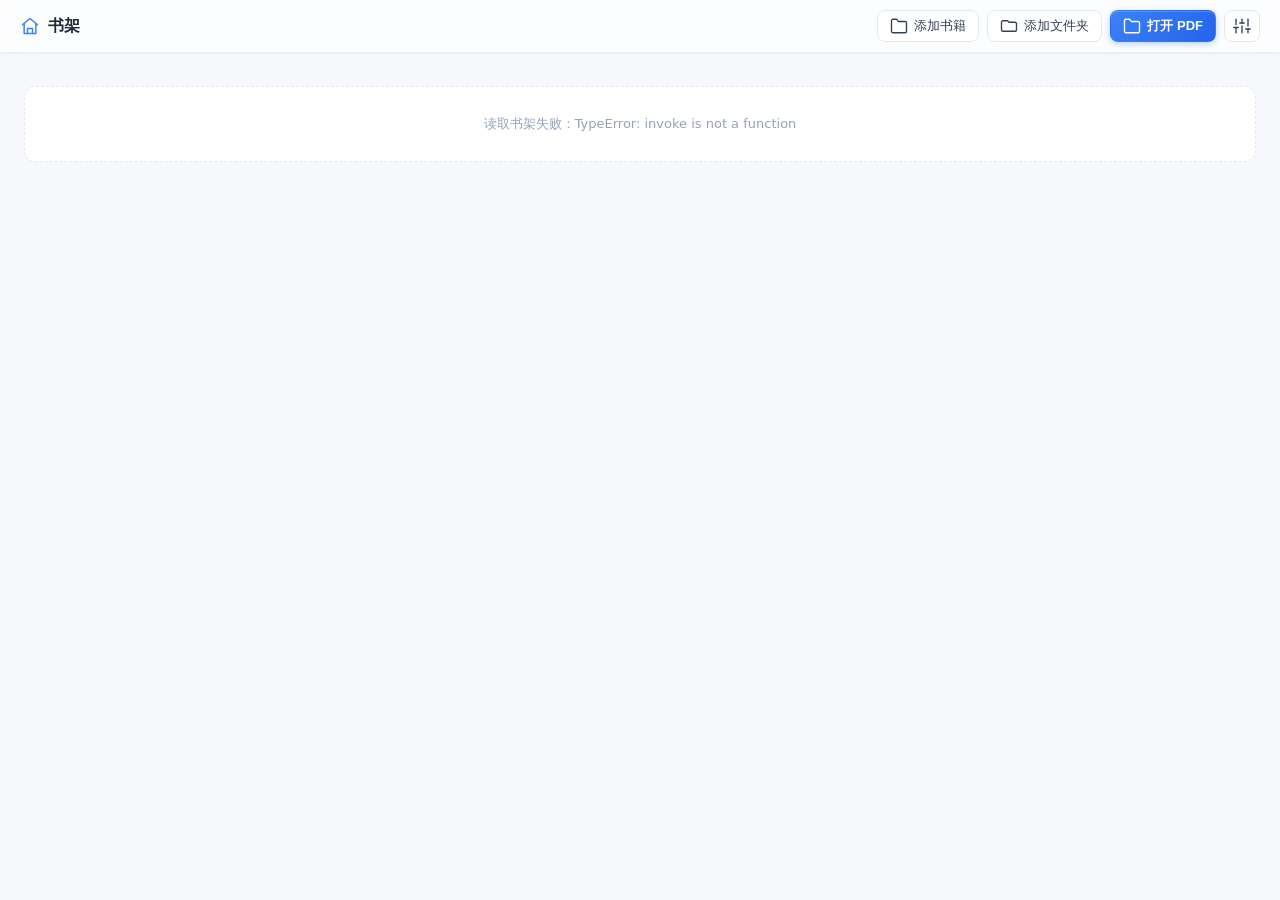
<file: src/index.html>
<!DOCTYPE html>
<html lang="zh-CN">
  <head>
    <meta charset="UTF-8" />
    <meta name="viewport" content="width=device-width, initial-scale=1.0" />
    <title>PDFReader</title>
    <link rel="stylesheet" href="katex/katex.min.css" />
    <link rel="stylesheet" href="styles.css" />
  </head>
  <body>
    <svg xmlns="http://www.w3.org/2000/svg" style="display:none" aria-hidden="true">
      <symbol id="icon-logo" viewBox="0 0 24 24"><rect x="2" y="2" width="20" height="20" rx="5" fill="currentColor" stroke="none"/><path d="M7.5 9h9M7.5 12.5h9M7.5 16h5.5" stroke="#fff" fill="none" stroke-width="2" stroke-linecap="round" stroke-linejoin="round"/></symbol>
      <symbol id="icon-open" viewBox="0 0 24 24"><path d="M22 19a2 2 0 0 1-2 2H4a2 2 0 0 1-2-2V5a2 2 0 0 1 2-2h5l2 3h9a2 2 0 0 1 2 2z"/></symbol>
      <symbol id="icon-toc" viewBox="0 0 24 24"><line x1="8" y1="6" x2="21" y2="6"/><line x1="8" y1="12" x2="21" y2="12"/><line x1="8" y1="18" x2="21" y2="18"/><line x1="3" y1="6" x2="3.01" y2="6"/><line x1="3" y1="12" x2="3.01" y2="12"/><line x1="3" y1="18" x2="3.01" y2="18"/></symbol>
      <symbol id="icon-prev" viewBox="0 0 24 24"><polyline points="15 18 9 12 15 6"/></symbol>
      <symbol id="icon-next" viewBox="0 0 24 24"><polyline points="9 18 15 12 9 6"/></symbol>
      <symbol id="icon-zoom-out" viewBox="0 0 24 24"><circle cx="11" cy="11" r="8"/><line x1="21" y1="21" x2="16.65" y2="16.65"/><line x1="8" y1="11" x2="14" y2="11"/></symbol>
      <symbol id="icon-zoom-in" viewBox="0 0 24 24"><circle cx="11" cy="11" r="8"/><line x1="21" y1="21" x2="16.65" y2="16.65"/><line x1="11" y1="8" x2="11" y2="14"/><line x1="8" y1="11" x2="14" y2="11"/></symbol>
      <symbol id="icon-fit" viewBox="0 0 24 24"><path d="M8 3H5a2 2 0 0 0-2 2v3"/><path d="M21 8V5a2 2 0 0 0-2-2h-3"/><path d="M3 16v3a2 2 0 0 0 2 2h3"/><path d="M16 21h3a2 2 0 0 0 2-2v-3"/></symbol>
      <symbol id="icon-extract-text" viewBox="0 0 24 24"><path d="M14 2H6a2 2 0 0 0-2 2v16a2 2 0 0 0 2 2h12a2 2 0 0 0 2-2V8z"/><polyline points="14 2 14 8 20 8"/><line x1="16" y1="13" x2="8" y2="13"/><line x1="16" y1="17" x2="8" y2="17"/></symbol>
      <symbol id="icon-extract-pages" viewBox="0 0 24 24"><rect x="9" y="9" width="13" height="13" rx="2" ry="2"/><path d="M5 15H4a2 2 0 0 1-2-2V4a2 2 0 0 1 2-2h9a2 2 0 0 1 2 2v1"/></symbol>
      <symbol id="icon-export-text" viewBox="0 0 24 24"><path d="M21 15v4a2 2 0 0 1-2 2H5a2 2 0 0 1-2-2v-4"/><polyline points="7 10 12 15 17 10"/><line x1="12" y1="15" x2="12" y2="3"/></symbol>
      <symbol id="icon-export-word" viewBox="0 0 24 24"><path d="M14 2H6a2 2 0 0 0-2 2v16a2 2 0 0 0 2 2h12a2 2 0 0 0 2-2V8z"/><polyline points="14 2 14 8 20 8"/><line x1="12" y1="11" x2="12" y2="17"/><polyline points="9 14 12 17 15 14"/></symbol>
      <symbol id="icon-export-word-tr" viewBox="0 0 24 24"><path d="m5 8 6 6"/><path d="m4 14 6-6 2-3"/><path d="M2 5h12"/><path d="M7 2h1"/><path d="m22 22-5-10-5 10"/><path d="M14 18h6"/></symbol>
      <symbol id="icon-translate" viewBox="0 0 24 24"><circle cx="12" cy="12" r="10"/><line x1="2" y1="12" x2="22" y2="12"/><path d="M12 2a15.3 15.3 0 0 1 4 10 15.3 15.3 0 0 1-4 10 15.3 15.3 0 0 1-4-10 15.3 15.3 0 0 1 4-10z"/></symbol>
      <symbol id="icon-copy" viewBox="0 0 24 24"><rect x="9" y="9" width="13" height="13" rx="2" ry="2"/><path d="M5 15H4a2 2 0 0 1-2-2V4a2 2 0 0 1 2-2h9a2 2 0 0 1 2 2v1"/></symbol>
      <symbol id="icon-settings" viewBox="0 0 24 24"><line x1="4" y1="21" x2="4" y2="14"/><line x1="4" y1="10" x2="4" y2="3"/><line x1="12" y1="21" x2="12" y2="12"/><line x1="12" y1="8" x2="12" y2="3"/><line x1="20" y1="21" x2="20" y2="16"/><line x1="20" y1="12" x2="20" y2="3"/><line x1="1" y1="14" x2="7" y2="14"/><line x1="9" y1="8" x2="15" y2="8"/><line x1="17" y1="16" x2="23" y2="16"/></symbol>
      <symbol id="icon-close" viewBox="0 0 24 24"><line x1="18" y1="6" x2="6" y2="18"/><line x1="6" y1="6" x2="18" y2="18"/></symbol>
      <symbol id="icon-pin" viewBox="0 0 24 24"><path d="M12 17v5"/><path d="M9 10.76a2 2 0 0 1-1.11 1.79l-1.78.9A2 2 0 0 0 5 15.24V16a1 1 0 0 0 1 1h12a1 1 0 0 0 1-1v-.76a2 2 0 0 0-1.11-1.79l-1.78-.9A2 2 0 0 1 15 10.76V6h1a2 2 0 0 0 0-4H8a2 2 0 0 0 0 4h1z"/></symbol>
      <symbol id="icon-check" viewBox="0 0 24 24"><polyline points="20 6 9 17 4 12"/></symbol>
      <symbol id="icon-reading" viewBox="0 0 24 24"><polyline points="15 3 21 3 21 9"/><polyline points="9 21 3 21 3 15"/><line x1="21" y1="3" x2="14" y2="10"/><line x1="3" y1="21" x2="10" y2="14"/></symbol>
      <symbol id="icon-more" viewBox="0 0 24 24"><line x1="5" y1="12" x2="5.01" y2="12"/><line x1="12" y1="12" x2="12.01" y2="12"/><line x1="19" y1="12" x2="19.01" y2="12"/></symbol>
      <symbol id="icon-home" viewBox="0 0 24 24"><path d="M3 10.5 12 3l9 7.5"/><path d="M5 9.5V21h14V9.5"/><path d="M9 21v-6h6v6"/></symbol>
      <symbol id="icon-folder" viewBox="0 0 24 24"><path d="M4 5a2 2 0 0 0-2 2v10a2 2 0 0 0 2 2h16a2 2 0 0 0 2-2V9a2 2 0 0 0-2-2h-8l-2-2z"/></symbol>
      <symbol id="icon-star" viewBox="0 0 24 24"><polygon points="12 2 15.09 8.26 22 9.27 17 14.14 18.18 21.02 12 17.77 5.82 21.02 7 14.14 2 9.27 8.91 8.26 12 2"/></symbol>
      <symbol id="icon-lock" viewBox="0 0 24 24"><rect x="3" y="11" width="18" height="11" rx="2" ry="2"/><path d="M7 11V7a5 5 0 0 1 10 0v4"/></symbol>
      <symbol id="icon-book" viewBox="0 0 24 24"><path d="M4 19.5A2.5 2.5 0 0 1 6.5 17H20"/><path d="M6.5 2H20v20H6.5A2.5 2.5 0 0 1 4 19.5v-15A2.5 2.5 0 0 1 6.5 2z"/></symbol>
    </svg>

    <header class="toolbar">
      <button id="btn-shelf" class="icon-btn" title="书架"><svg class="icon"><use href="#icon-home"/></svg></button>
      <button id="btn-open" class="btn btn-open">
        <svg class="icon"><use href="#icon-open"/></svg><span>打开 PDF</span>
      </button>

      <span class="divider"></span>

      <div class="tool-group">
        <button id="btn-toc" class="icon-btn" title="目录" disabled><svg class="icon"><use href="#icon-toc"/></svg></button>
        <button id="btn-prev" class="icon-btn" title="上一页" disabled><svg class="icon"><use href="#icon-prev"/></svg></button>
        <input id="page-input" type="number" min="1" value="1" disabled />
        <span id="page-total" class="page-total">/ -</span>
        <button id="btn-next" class="icon-btn" title="下一页" disabled><svg class="icon"><use href="#icon-next"/></svg></button>
      </div>

      <span class="divider"></span>

      <div class="tool-group">
        <button id="btn-zoom-out" class="icon-btn" title="缩小" disabled><svg class="icon"><use href="#icon-zoom-out"/></svg></button>
        <span id="zoom-info">100%</span>
        <button id="btn-zoom-in" class="icon-btn" title="放大" disabled><svg class="icon"><use href="#icon-zoom-in"/></svg></button>
        <button id="btn-fit" class="icon-btn" title="适应宽度" disabled><svg class="icon"><use href="#icon-fit"/></svg></button>
      </div>

      <span class="divider"></span>

      <div class="tool-group">
        <button id="btn-extract" class="icon-btn" title="提取文字" disabled><svg class="icon"><use href="#icon-extract-text"/></svg></button>
        <button id="btn-translate" class="icon-btn" title="翻译选中文字" disabled><svg class="icon"><use href="#icon-translate"/></svg></button>
        <button id="btn-extract-pages" class="icon-btn" title="提取页面为 PDF" disabled><svg class="icon"><use href="#icon-extract-pages"/></svg></button>
        <button id="btn-export" class="icon-btn" title="导出文本" disabled><svg class="icon"><use href="#icon-export-text"/></svg></button>
      </div>

      <span class="spacer"></span>

      <div class="tool-group main-actions">
        <button id="btn-export-word" class="btn btn-primary" disabled>
          <svg class="icon"><use href="#icon-export-word"/></svg><span class="btn-text">导出 Word</span>
        </button>
        <button id="btn-export-word-tr" class="btn btn-primary" disabled>
          <svg class="icon"><use href="#icon-export-word-tr"/></svg><span class="btn-text">导出译文</span>
        </button>
      </div>

      <span class="divider"></span>

      <button id="btn-reading" class="icon-btn" title="阅读模式"><svg class="icon"><use href="#icon-reading"/></svg></button>
      <div class="more" id="more-wrap">
        <button id="btn-more" class="icon-btn" title="更多功能"><svg class="icon"><use href="#icon-more"/></svg></button>
        <div id="overflow-menu" class="overflow-menu" role="menu"></div>
      </div>
      <button id="btn-settings" class="icon-btn" title="设置"><svg class="icon"><use href="#icon-settings"/></svg></button>
      <span id="status" class="status hidden">
        <span id="status-text" class="status-text"></span>
        <button id="btn-status-close" type="button" class="status-close" title="关闭提示" aria-label="关闭提示"><svg class="icon"><use href="#icon-close"/></svg></button>
      </span>
    </header>

    <div id="bookshelf">
      <header class="shelf-header">
        <span id="shelf-title" class="shelf-title" role="button" tabindex="0" title="回到书架"><svg class="icon"><use id="shelf-title-icon" href="#icon-home"/></svg><span id="shelf-title-text">书架</span></span>
        <span id="shelf-breadcrumb" class="shelf-breadcrumb"></span>
        <span id="shelf-status" class="shelf-status"></span>
        <span class="spacer"></span>
        <button id="btn-add-books" class="btn"><svg class="icon"><use href="#icon-open"/></svg>添加书籍</button>
        <button id="btn-add-folder" class="btn"><svg class="icon"><use href="#icon-folder"/></svg>添加文件夹</button>
        <button id="btn-open-pdf" class="btn btn-open"><svg class="icon"><use href="#icon-open"/></svg>打开 PDF</button>
        <button id="btn-shelf-settings" class="shelf-settings" title="设置"><svg class="icon"><use href="#icon-settings"/></svg></button>
      </header>
      <div class="shelf-body">
        <section id="shelf-section" class="shelf-section">
          <div id="shelf-grid" class="shelf-grid"></div>
          <p id="shelf-empty" class="shelf-empty">书架还是空的，点击「添加书籍」或「添加文件夹」开始整理。</p>
        </section>
        <section id="recent-section" class="shelf-section hidden">
          <h2 class="shelf-h2"><svg class="icon"><use href="#icon-open"/></svg>最近阅读</h2>
          <div id="recent-grid" class="shelf-grid"></div>
        </section>
        <section id="fav-section" class="shelf-section hidden">
          <h2 class="shelf-h2"><svg class="icon"><use href="#icon-star"/></svg>收藏</h2>
          <div id="fav-grid" class="shelf-grid"></div>
        </section>
      </div>
    </div>

    <main>
      <aside id="toc-panel" class="toc-panel collapsed">
        <header class="toc-head">
          <span class="h3-label"><svg class="icon"><use href="#icon-toc"/></svg>目录</span>
          <button id="btn-toc-collapse" type="button" title="收起目录"><svg class="icon"><use href="#icon-close"/></svg></button>
          <p id="toc-hint" class="toc-hint" style="display:none">本文档没有书签目录</p>
          <button id="toc-generate" class="toc-generate" style="display:none">从标题生成目录</button>
        </header>
        <div id="toc-list" class="toc-list"></div>
        <div id="toc-pager" class="toc-pager">
          <button id="toc-page-prev" type="button" title="上一页"><svg class="icon"><use href="#icon-prev"/></svg></button>
          <span id="toc-page-info">1 / 1</span>
          <button id="toc-page-next" type="button" title="下一页"><svg class="icon"><use href="#icon-next"/></svg></button>
        </div>
        <div id="toc-progress" class="toc-progress" style="display:none"><div class="toc-progress-fill"></div></div>
      </aside>
      <div id="viewer">
        <div id="pdf-pages"></div>
      </div>
      <aside id="sidebar" class="collapsed">
        <header class="sidebar-head">
          <span class="h3-label"><svg class="icon"><use href="#icon-translate"/></svg>翻译栏</span>
          <div class="sidebar-actions">
            <button id="btn-sidebar-pin" type="button" title="固定翻译栏"><svg class="icon"><use href="#icon-pin"/></svg></button>
            <button id="btn-sidebar-close" type="button" title="收起翻译栏"><svg class="icon"><use href="#icon-close"/></svg></button>
          </div>
        </header>
        <section class="panel">
          <h3><span class="h3-label"><svg class="icon"><use href="#icon-extract-text"/></svg>原文 / 提取文本</span></h3>
          <div id="text-content" class="content muted">尚未打开文件。</div>
        </section>
        <section class="panel">
          <h3>
            <span class="h3-label"><svg class="icon"><use href="#icon-translate"/></svg>翻译结果</span>
            <button id="btn-copy" disabled><svg class="icon"><use href="#icon-copy"/></svg>复制</button>
          </h3>
          <div id="translation" class="content muted">
            选中文字或点击「翻译选中」后，结果在此显示。
          </div>
        </section>
      </aside>
    </main>

    <dialog id="settings">
      <form id="settings-form">
        <h2 class="drag-handle">设置</h2>
        <div class="settings-layout">
          <nav class="settings-tabs">
            <button type="button" class="settings-tab active" data-tab="model">模型配置</button>
            <button type="button" class="settings-tab" data-tab="layout">版式配置</button>
            <button type="button" class="settings-tab" data-tab="about">关于</button>
          </nav>
          <div class="settings-panels">
            <section class="settings-panel active" data-panel="model">
        <div class="settings-group">
          <span class="settings-group-title">OCR 模型</span>

          <label>识别引擎
            <select id="cfg-engine">
              <option value="local" selected title="离线，公式保留为图片">本地</option>
              <option value="llm" title="VLM，OpenAI 兼容">大模型</option>
              <option value="glm" title="智谱">GLM-OCR</option>
            </select>
          </label>

          <label>公式格式
            <select id="cfg-word-format">
              <option value="omml">Word 原生公式</option>
              <option value="mathtype">MathType 对象</option>
            </select>
          </label>
          <div id="vlm-fields" class="engine-sub">
            <label>VLM API Base URL
              <input id="cfg-word-base" type="url" placeholder="https://api.deepseek.com/v1" />
            </label>
            <label>VLM API Key
              <input id="cfg-word-key" type="password" placeholder="sk-..." />
            </label>
            <label>VLM 模型
              <input id="cfg-word-model" type="text" placeholder="例如 qwen2.5-vl / gpt-4o" />
            </label>
          </div>
          <div id="glm-fields" class="engine-sub">
            <label title="智谱 BigModel">API Key
              <input id="cfg-glm-key" type="password" placeholder="公式识别与文字提取共用" />
            </label>
            <p id="glm-key-hint" class="hint">未填写 Key 将无法识别。请填写你自己的智谱 BigModel API Key，或改选「本地」引擎（离线、精度较低）。</p>
          </div>

          <label id="cfg-ocr-lang-row">OCR 语言
            <select id="cfg-ocr-lang">
              <option value="auto">跟随系统</option>
              <option value="zh-Hans">简体中文</option>
              <option value="zh-Hant">繁体中文</option>
              <option value="en-US">英语</option>
              <option value="ja-JP">日语</option>
              <option value="ko-KR">韩语</option>
            </select>
          </label>
          <label id="cfg-ocr-model-row">OCR 模型
            <input id="cfg-ocr-model" type="text" placeholder="留空则用上面的模型" />
          </label>
          <label id="cfg-ocr-detail-row">OCR 清晰度
            <select id="cfg-ocr-detail">
              <option value="auto">自动（原图）</option>
              <option value="high">高（原图）</option>
              <option value="low">低（512px，省 token）</option>
            </select>
          </label>
          <p class="hint">识别引擎同时作用于公式识别与文字提取：本地零依赖（公式保留为图片、不可编辑）；大模型 / GLM-OCR 需联网密钥。GLM-OCR 的 Key 两种识别共用。公式格式选 MathType 时需本机安装 MathType 才能双击编辑。</p>
        </div>
        <div class="settings-group">
          <span class="settings-group-title">翻译模型</span>
          <label>API Base URL
            <input id="cfg-base-url" type="url" placeholder="https://api.deepseek.com/v1" />
          </label>
          <label>API Key
            <input id="cfg-api-key" type="password" placeholder="sk-..." />
          </label>
          <label>模型
            <input id="cfg-model" type="text" placeholder="deepseek-v4-flash" />
          </label>
          <label>目标语言
            <input id="cfg-target-lang" type="text" value="中文" />
          </label>
          <p class="hint">源语言默认自动检测。</p>
        </div>
            </section>
            <section class="settings-panel" data-panel="layout">
        <label>排版方向
          <select id="cfg-orientation">
            <option value="auto">自动</option>
            <option value="horizontal">横排</option>
            <option value="vertical">竖排</option>
          </select>
        </label>
        <label>竖排目录位置
          <select id="cfg-toc-position">
            <option value="top">顶部</option>
            <option value="left">左侧</option>
            <option value="double">双栏</option>
          </select>
        </label>
            </section>
            <section class="settings-panel" data-panel="about">
              <div class="about-box">
                <p class="about-name">PDFReader</p>
                <p class="about-ver">版本 0.1.0</p>
              </div>
              <p class="hint">配置保存到 %APPDATA%/PDFReader/config.json</p>
              <button type="button" id="btn-manual" class="btn btn-manual"><svg class="icon"><use href="#icon-book"/></svg>用户手册</button>

              <div class="about-qr-grid">
                <div class="about-qr-card">
                  <p class="about-qr-title">支持作者</p>
                  <img class="about-qr" src="assets/juanzeng.png" alt="捐赠二维码" loading="lazy" />
                  <p class="about-qr-caption">点杯奶茶、加个鸡腿，感谢支持</p>
                </div>
                <div class="about-qr-card">
                  <p class="about-qr-title">微信群</p>
                  <img class="about-qr" src="assets/wechat-qr.png" alt="PDFReader 交流群微信群二维码" loading="lazy" />
                  <p class="about-qr-caption">7 天内有效</p>
                </div>
                <div class="about-qr-card">
                  <p class="about-qr-title">QQ 群</p>
                  <img class="about-qr" src="assets/qq-qr.png" alt="PDFReader 交流群 QQ 二维码" loading="lazy" />
                  <p class="about-qr-caption">群号：1121668176</p>
                </div>
              </div>
            </section>
          </div>
        </div>
        <footer>
          <button type="submit"><svg class="icon"><use href="#icon-check"/></svg>保存</button>
          <button type="button" id="btn-cancel-cfg"><svg class="icon"><use href="#icon-close"/></svg>取消</button>
        </footer>
      </form>
    </dialog>

    <dialog id="no-key">
      <form id="no-key-form">
        <h2>缺少 API Key</h2>
        <p id="no-key-msg" class="hint"></p>
        <p class="hint">还没有 Key？<a href="http://yuanjingzh.cn/activate/guide.html" target="_blank" rel="noopener">查看 API Key 获取教程</a></p>
        <footer>
          <button type="button" id="btn-no-key-settings"><svg class="icon"><use href="#icon-settings"/></svg>打开设置</button>
          <button type="button" id="btn-no-key-close"><svg class="icon"><use href="#icon-close"/></svg>关闭</button>
        </footer>
      </form>
    </dialog>

    <dialog id="local-ocr-hint">
      <form id="local-ocr-hint-form">
        <h2>本地 OCR 提示</h2>
        <p id="local-ocr-hint-msg" class="hint">当前使用本地 OCR 离线识别。如需更高精度、更好地识别竖排古籍，可在设置里改用 GLM-OCR 或大模型 API。</p>
        <footer>
          <button type="button" id="btn-local-ocr-settings"><svg class="icon"><use href="#icon-settings"/></svg>打开设置</button>
          <button type="button" id="btn-local-ocr-close"><svg class="icon"><use href="#icon-close"/></svg>知道了</button>
        </footer>
      </form>
    </dialog>

    <dialog id="extract-pages">
      <form id="extract-pages-form">
        <h2>提取页面为 PDF</h2>
        <label>页码范围
          <input id="extract-pages-range" type="text" placeholder="如 1-3,5,7-9" />
        </label>
        <p class="hint">支持逗号分隔的单页或区间，例如 <code>1-3,5,8</code>。留空按当前页。</p>
        <footer>
          <button type="submit"><svg class="icon"><use href="#icon-extract-pages"/></svg>提取</button>
          <button type="button" id="btn-cancel-extract"><svg class="icon"><use href="#icon-close"/></svg>取消</button>
        </footer>
      </form>
    </dialog>

    <dialog id="export-native-range-dialog">
      <form id="export-native-range-form">
        <h2>导出 Word</h2>
        <label>页码范围
          <input id="export-native-range" type="text" placeholder="留空导出全部，如 1-3,5,7-9" />
        </label>
        <p class="hint">共 <span id="export-native-total">0</span> 页。留空导出全部；支持逗号分隔的单页或区间，例如 <code>1-3,5,8</code>。</p>
        <footer>
          <button type="submit"><svg class="icon"><use href="#icon-export-word"/></svg>导出</button>
          <button type="button" id="btn-cancel-export-native"><svg class="icon"><use href="#icon-close"/></svg>取消</button>
        </footer>
      </form>
    </dialog>

    <script src="katex/katex.min.js"></script>
    <script type="module" src="main.js"></script>
  </body>
</html>
</file>
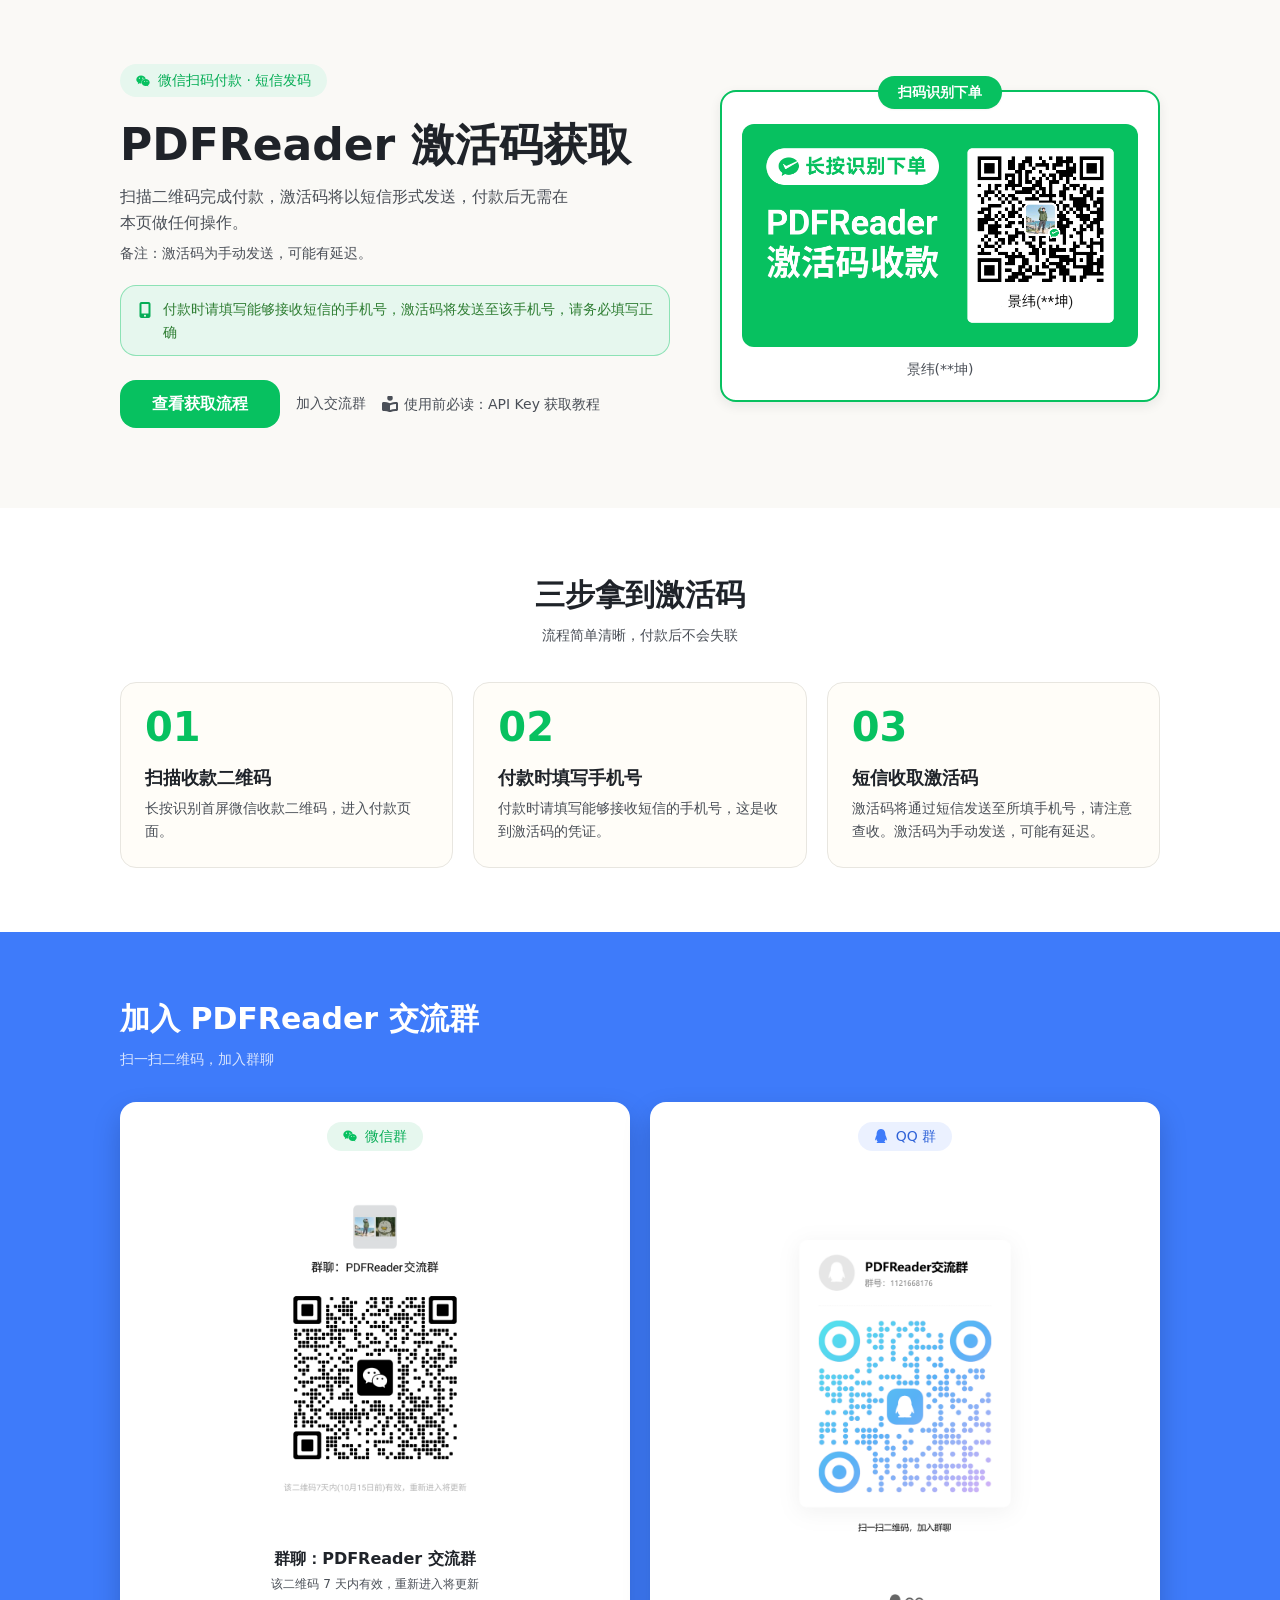
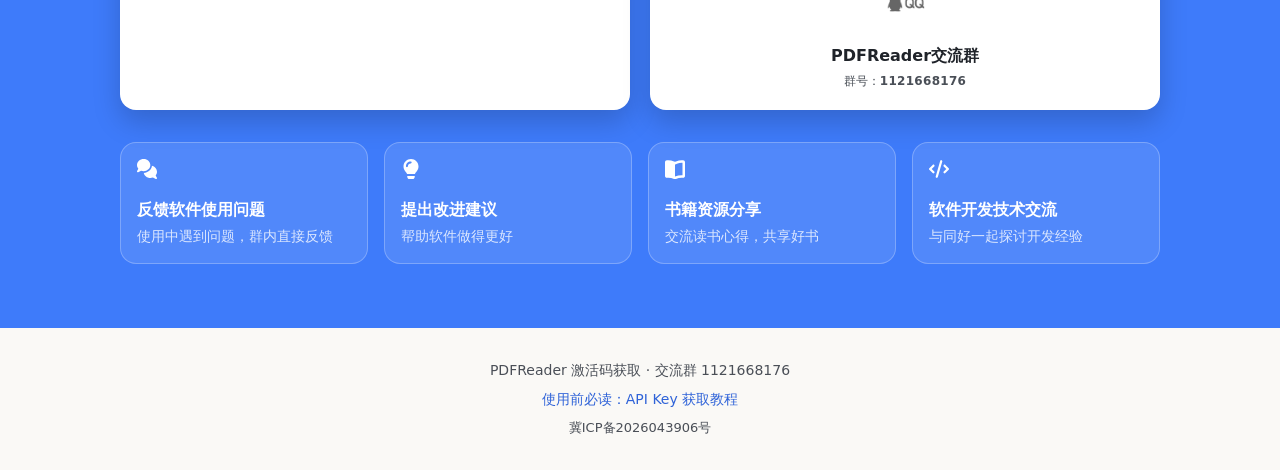
<file: website/index.html>
<!DOCTYPE html>
<html lang="zh-CN">
<head>
  <meta charset="UTF-8" />
  <meta name="viewport" content="width=device-width, initial-scale=1.0" />
  <title>PDFReader 激活码获取 - 扫码付款短信收码</title>
  <meta name="description" content="PDFReader 激活码获取页：扫描微信收款二维码完成付款，付款时填写能够接收短信的手机号，激活码将以短信发送，手动发送可能有延迟；扫码加入微信群或 QQ 交流群，反馈问题、分享书籍、交流技术。" />
  <meta name="keywords" content="PDFReader, 激活码, 获取, 交流群" />
  <meta name="robots" content="index, follow" />
  <meta property="og:title" content="PDFReader 激活码获取 - 扫码付款短信收码" />
  <meta property="og:description" content="PDFReader 激活码获取页：扫描微信收款二维码完成付款，付款时填写能够接收短信的手机号，激活码将以短信发送，手动发送可能有延迟；扫码加入微信群或 QQ 交流群，反馈问题、分享书籍、交流技术。" />
  <link rel="icon" href="data:image/svg+xml,%3Csvg xmlns='http://www.w3.org/2000/svg' viewBox='0 0 100 100'%3E%3Crect width='100' height='100' rx='22' fill='%2307c160'/%3E%3Ctext x='50' y='70' font-size='58' text-anchor='middle' fill='white' font-family='sans-serif' font-weight='bold'%3EP%3C/text%3E%3C/svg%3E" />
  <link rel="stylesheet" href="assets/style.css?v=2" />
</head>
<body>

  <main>
    <!-- Hero -->
    <section class="hero">
      <div class="container hero-grid">
        <div>
          <span class="badge">
            <svg class="icon" viewBox="0 0 576 512" aria-hidden="true"><path d="M385.2 167.6c6.4 0 12.6 .3 18.8 1.1-16.6-78.4-100.7-136.7-196.3-136.7-107.2 0-194.7 72.8-194.7 165.4 0 53.4 29.3 97.5 77.9 131.6l-19.3 58.6 68-34.1c24.4 4.8 43.8 9.7 68.2 9.7 6.2 0 12.1-.3 18.3-.8-4-12.9-6.2-26.6-6.2-40.8-.1-84.9 72.9-154 165.3-154zM280.7 114.7c14.5 0 24.2 9.7 24.2 24.4 0 14.5-9.7 24.2-24.2 24.2-14.8 0-29.3-9.7-29.3-24.2 .1-14.7 14.6-24.4 29.3-24.4zM144.3 163.3c-14.5 0-29.3-9.7-29.3-24.2 0-14.8 14.8-24.4 29.3-24.4 14.8 0 24.4 9.7 24.4 24.4 0 14.6-9.6 24.2-24.4 24.2zM563 319.4c0-77.9-77.9-141.3-165.4-141.3-92.7 0-165.4 63.4-165.4 141.3S305 460.7 397.6 460.7c19.3 0 38.9-5.1 58.6-9.9l53.4 29.3-14.8-48.6C534 402.1 563 363.2 563 319.4zM343.9 294.9c-9.7 0-19.3-9.7-19.3-19.6 0-9.7 9.7-19.3 19.3-19.3 14.8 0 24.4 9.7 24.4 19.3 0 10-9.7 19.6-24.4 19.6zm107.1 0c-9.7 0-19.3-9.7-19.3-19.6 0-9.7 9.7-19.3 19.3-19.3 14.5 0 24.4 9.7 24.4 19.3 .1 10-9.9 19.6-24.4 19.6z"/></svg>
            微信扫码付款 · 短信发码
          </span>
          <h1>PDFReader 激活码获取</h1>
          <p class="hero-sub">扫描二维码完成付款，激活码将以短信形式发送，付款后无需在本页做任何操作。</p>
          <p class="hero-note">备注：激活码为手动发送，可能有延迟。</p>

          <div class="tip-box">
            <svg class="icon" viewBox="0 0 384 512" aria-hidden="true"><path d="M16 64C16 28.7 44.7 0 80 0L304 0c35.3 0 64 28.7 64 64l0 384c0 35.3-28.7 64-64 64L80 512c-35.3 0-64-28.7-64-64L16 64zm64 0l0 304 224 0 0-304-224 0zM192 472c17.7 0 32-14.3 32-32s-14.3-32-32-32-32 14.3-32 32 14.3 32 32 32z"/></svg>
            <p>付款时请填写能够接收短信的手机号，激活码将发送至该手机号，请务必填写正确</p>
          </div>

          <div class="hero-actions">
            <a href="#steps" class="btn-primary">查看获取流程</a>
            <button type="button" class="link-plain" onclick="document.getElementById('community').scrollIntoView({behavior:'smooth'})">加入交流群</button>
            <a href="guide.html" class="link-ghost">
              <svg class="icon" viewBox="0 0 512 512" aria-hidden="true"><path d="M256 152a88 88 0 1 0 0-176 88 88 0 1 0 0 176zm0 298.7l0-149.3c16.3-6.8 32.9-13.7 49.7-20.7 39-16.2 80.8-24.6 123.1-24.6l19.2 0 0 160-19.2 0c-59.1 0-117.7 11.7-172.3 34.5l-.5 .2zM256 232l-25.1-10.5C184.1 202 133.9 192 83.2 192L48 192c-26.5 0-48 21.5-48 48L0 432c0 26.5 21.5 48 48 48l35.2 0c50.7 0 100.9 10 147.7 29.5l12.8 5.3c7.9 3.3 16.7 3.3 24.6 0l12.8-5.3c46.8-19.5 97-29.5 147.7-29.5l35.2 0c26.5 0 48-21.5 48-48l0-192c0-26.5-21.5-48-48-48l-35.2 0c-50.7 0-100.9 10-147.7 29.5L256 232z"/></svg>
              使用前必读：API Key 获取教程
            </a>
          </div>
        </div>

        <div class="qr-wrap">
          <div class="qr-card">
            <span class="qr-badge">扫码识别下单</span>
            <img src="assets/pay-qr.png" alt="PDFReader 激活码微信收款二维码" width="780" height="440" />
            <p class="qr-caption">景纬(**坤)</p>
          </div>
        </div>
      </div>
    </section>

    <!-- 步骤 -->
    <section id="steps" class="section steps">
      <div class="container">
        <div class="section-head">
          <h2>三步拿到激活码</h2>
          <p>流程简单清晰，付款后不会失联</p>
        </div>
        <div class="steps-grid">
          <div class="step-card">
            <span class="step-no">01</span>
            <h3>扫描收款二维码</h3>
            <p>长按识别首屏微信收款二维码，进入付款页面。</p>
          </div>
          <div class="step-card">
            <span class="step-no">02</span>
            <h3>付款时填写手机号</h3>
            <p>付款时请填写能够接收短信的手机号，这是收到激活码的凭证。</p>
          </div>
          <div class="step-card">
            <span class="step-no">03</span>
            <h3>短信收取激活码</h3>
            <p>激活码将通过短信发送至所填手机号，请注意查收。激活码为手动发送，可能有延迟。</p>
          </div>
        </div>
      </div>
    </section>

    <!-- 交流群 -->
    <section id="community" class="section community">
      <div class="container">
        <div class="section-head">
          <h2>加入 PDFReader 交流群</h2>
          <p>扫一扫二维码，加入群聊</p>
        </div>

        <div class="qr-grid">
          <div class="qr-group-card">
            <span class="group-tag group-tag--wechat">
              <svg class="icon" viewBox="0 0 576 512" aria-hidden="true"><path d="M385.2 167.6c6.4 0 12.6 .3 18.8 1.1-16.6-78.4-100.7-136.7-196.3-136.7-107.2 0-194.7 72.8-194.7 165.4 0 53.4 29.3 97.5 77.9 131.6l-19.3 58.6 68-34.1c24.4 4.8 43.8 9.7 68.2 9.7 6.2 0 12.1-.3 18.3-.8-4-12.9-6.2-26.6-6.2-40.8-.1-84.9 72.9-154 165.3-154zM280.7 114.7c14.5 0 24.2 9.7 24.2 24.4 0 14.5-9.7 24.2-24.2 24.2-14.8 0-29.3-9.7-29.3-24.2 .1-14.7 14.6-24.4 29.3-24.4zM144.3 163.3c-14.5 0-29.3-9.7-29.3-24.2 0-14.8 14.8-24.4 29.3-24.4 14.8 0 24.4 9.7 24.4 24.4 0 14.6-9.6 24.2-24.4 24.2zM563 319.4c0-77.9-77.9-141.3-165.4-141.3-92.7 0-165.4 63.4-165.4 141.3S305 460.7 397.6 460.7c19.3 0 38.9-5.1 58.6-9.9l53.4 29.3-14.8-48.6C534 402.1 563 363.2 563 319.4zM343.9 294.9c-9.7 0-19.3-9.7-19.3-19.6 0-9.7 9.7-19.3 19.3-19.3 14.8 0 24.4 9.7 24.4 19.3 0 10-9.7 19.6-24.4 19.6zm107.1 0c-9.7 0-19.3-9.7-19.3-19.6 0-9.7 9.7-19.3 19.3-19.3 14.5 0 24.4 9.7 24.4 19.3 .1 10-9.9 19.6-24.4 19.6z"/></svg>
              微信群
            </span>
            <img src="assets/wechat-qr.png" alt="PDFReader交流群微信群二维码" width="1376" height="1928" loading="lazy" />
            <h3>群聊：PDFReader 交流群</h3>
            <p class="hint">该二维码 7 天内有效，重新进入将更新</p>
          </div>

          <div class="qr-group-card">
            <span class="group-tag group-tag--qq">
              <svg class="icon" viewBox="0 0 448 512" aria-hidden="true"><path d="M434.1 420.4c-11.5 1.4-44.9-52.7-44.9-52.7 0 31.3-16.1 72.2-51 101.8 16.8 5.2 54.8 19.2 45.8 34.4-7.3 12.3-125.5 7.9-159.6 4-34.1 3.8-152.3 8.3-159.6-4-9-15.2 28.9-29.2 45.8-34.4-34.9-29.5-51.1-70.4-51.1-101.8 0 0-33.3 54.1-44.9 52.7-5.4-.6-12.4-29.6 9.3-99.7 10.3-33 22-60.5 40.1-105.8-3.1-116.9 45.2-215 160.3-215 113.7 0 163.2 96.1 160.3 215 18.1 45.2 29.9 72.9 40.1 105.8 21.8 70.1 14.7 99.1 9.3 99.7z"/></svg>
              QQ 群
            </span>
            <img src="assets/qq-qr.png" alt="PDFReader交流群QQ群二维码" width="1284" height="2280" loading="lazy" />
            <h3>PDFReader交流群</h3>
            <p class="hint">群号：<strong>1121668176</strong></p>
          </div>
        </div>

        <div class="benefits-grid">
          <div class="benefit-card">
            <svg class="icon" viewBox="0 0 576 512" aria-hidden="true"><path d="M384 144c0 97.2-86 176-192 176-26.7 0-52.1-5-75.2-14L35.2 349.2c-9.3 4.9-20.7 3.2-28.2-4.2s-9.2-18.9-4.2-28.2l35.6-67.2C14.3 220.2 0 183.6 0 144 0 46.8 86-32 192-32S384 46.8 384 144zm0 368c-94.1 0-172.4-62.1-188.8-144 120-1.5 224.3-86.9 235.8-202.7 83.3 19.2 145 88.3 145 170.7 0 39.6-14.3 76.2-38.4 105.6l35.6 67.2c4.9 9.3 3.2 20.7-4.2 28.2s-18.9 9.2-28.2 4.2L459.2 498c-23.1 9-48.5 14-75.2 14z"/></svg>
            <h3>反馈软件使用问题</h3>
            <p>使用中遇到问题，群内直接反馈</p>
          </div>
          <div class="benefit-card">
            <svg class="icon" viewBox="0 0 384 512" aria-hidden="true"><path d="M292.9 384c7.3-22.3 21.9-42.5 38.4-59.9 32.7-34.4 52.7-80.9 52.7-132.1 0-106-86-192-192-192S0 86 0 192c0 51.2 20 97.7 52.7 132.1 16.5 17.4 31.2 37.6 38.4 59.9l201.7 0zM288 432l-192 0 0 16c0 44.2 35.8 80 80 80l32 0c44.2 0 80-35.8 80-80l0-16zM184 112c-39.8 0-72 32.2-72 72 0 13.3-10.7 24-24 24s-24-10.7-24-24c0-66.3 53.7-120 120-120 13.3 0 24 10.7 24 24s-10.7 24-24 24z"/></svg>
            <h3>提出改进建议</h3>
            <p>帮助软件做得更好</p>
          </div>
          <div class="benefit-card">
            <svg class="icon" viewBox="0 0 512 512" aria-hidden="true"><path d="M256 141.3l0 309.3 .5-.2C311.1 427.7 369.7 416 428.8 416l19.2 0 0-320-19.2 0c-42.2 0-84.1 8.4-123.1 24.6-16.8 7-33.4 13.9-49.7 20.7zM230.9 61.5L256 72 281.1 61.5C327.9 42 378.1 32 428.8 32L464 32c26.5 0 48 21.5 48 48l0 352c0 26.5-21.5 48-48 48l-35.2 0c-50.7 0-100.9 10-147.7 29.5l-12.8 5.3c-7.9 3.3-16.7 3.3-24.6 0l-12.8-5.3C184.1 490 133.9 480 83.2 480L48 480c-26.5 0-48-21.5-48-48L0 80C0 53.5 21.5 32 48 32l35.2 0c50.7 0 100.9 10 147.7 29.5z"/></svg>
            <h3>书籍资源分享</h3>
            <p>交流读书心得，共享好书</p>
          </div>
          <div class="benefit-card">
            <svg class="icon" viewBox="0 0 576 512" aria-hidden="true"><path d="M360.8 1.2c-17-4.9-34.7 5-39.6 22l-128 448c-4.9 17 5 34.7 22 39.6s34.7-5 39.6-22l128-448c4.9-17-5-34.7-22-39.6zm64.6 136.1c-12.5 12.5-12.5 32.8 0 45.3l73.4 73.4-73.4 73.4c-12.5 12.5-12.5 32.8 0 45.3s32.8 12.5 45.3 0l96-96c12.5-12.5 12.5-32.8 0-45.3l-96-96c-12.5-12.5-32.8-12.5-45.3 0zm-274.7 0c-12.5-12.5-32.8-12.5-45.3 0l-96 96c-12.5 12.5-12.5 32.8 0 45.3l96 96c12.5 12.5 32.8 12.5 45.3 0s12.5-32.8 0-45.3L77.3 256 150.6 182.6c12.5-12.5 12.5-32.8 0-45.3z"/></svg>
            <h3>软件开发技术交流</h3>
            <p>与同好一起探讨开发经验</p>
          </div>
        </div>
      </div>
    </section>
  </main>

  <footer class="site-footer">
    <p>PDFReader 激活码获取 · 交流群 1121668176</p>
    <p class="footer-link">
      <a href="guide.html">使用前必读：API Key 获取教程</a>
    </p>
    <p class="footer-beian">
      <a href="https://beian.miit.gov.cn/" target="_blank" rel="noopener noreferrer">冀ICP备2026043906号</a>
    </p>
  </footer>

</body>
</html>
</file>
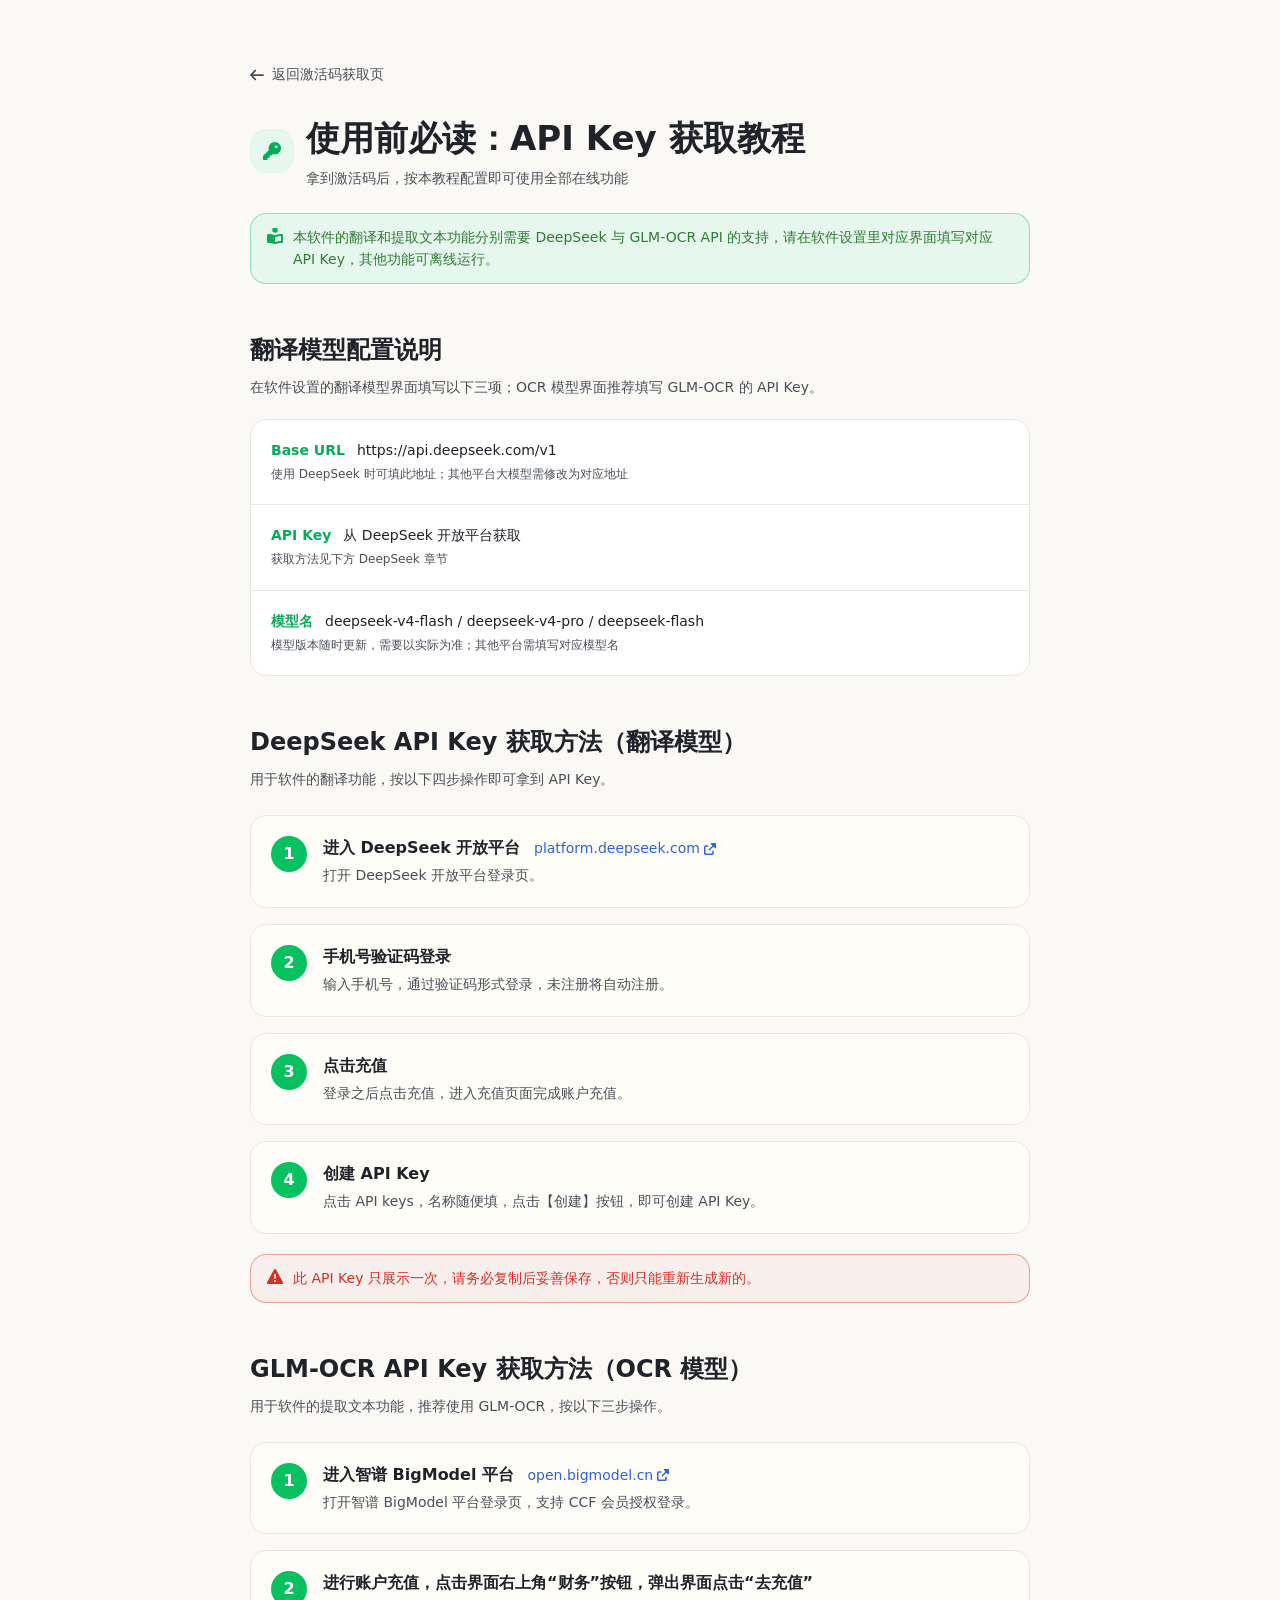
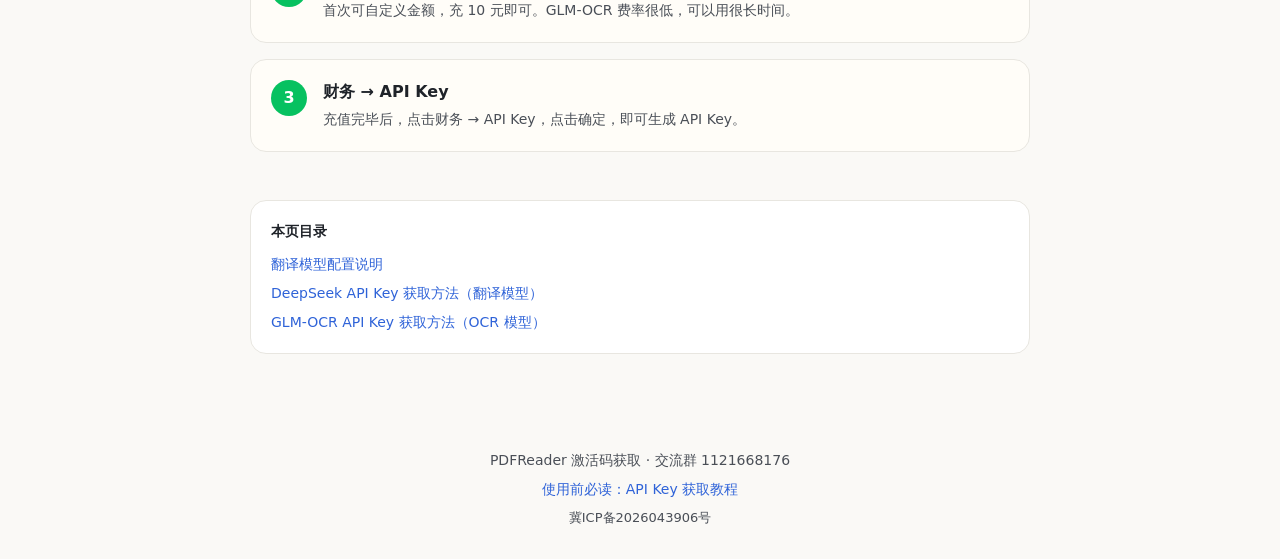
<file: website/guide.html>
<!DOCTYPE html>
<html lang="zh-CN">
<head>
  <meta charset="UTF-8" />
  <meta name="viewport" content="width=device-width, initial-scale=1.0" />
  <title>使用前必读：PDFReader API Key 获取教程</title>
  <meta name="description" content="PDFReader 使用前必读教程：翻译与提取文本功能需 DeepSeek 与 GLM-OCR API 支持，在设置对应界面填写 API Key，其他功能可离线运行；含 DeepSeek 与智谱 BigModel 平台 API Key 分步获取方法。" />
  <meta name="keywords" content="PDFReader, API Key, DeepSeek, GLM-OCR, 教程" />
  <meta name="robots" content="index, follow" />
  <meta property="og:title" content="使用前必读：PDFReader API Key 获取教程" />
  <meta property="og:description" content="PDFReader 使用前必读教程：翻译与提取文本功能需 DeepSeek 与 GLM-OCR API 支持，在设置对应界面填写 API Key，其他功能可离线运行；含 DeepSeek 与智谱 BigModel 平台 API Key 分步获取方法。" />
  <link rel="icon" href="data:image/svg+xml,%3Csvg xmlns='http://www.w3.org/2000/svg' viewBox='0 0 100 100'%3E%3Crect width='100' height='100' rx='22' fill='%2307c160'/%3E%3Ctext x='50' y='70' font-size='58' text-anchor='middle' fill='white' font-family='sans-serif' font-weight='bold'%3EP%3C/text%3E%3C/svg%3E" />
  <link rel="stylesheet" href="assets/style.css?v=2" />
</head>
<body>

  <main class="guide">
    <div class="container-narrow">

      <a href="index.html" class="back-link">
        <svg class="icon" viewBox="0 0 512 512" aria-hidden="true"><path d="M9.4 233.4c-12.5 12.5-12.5 32.8 0 45.3l160 160c12.5 12.5 32.8 12.5 45.3 0s12.5-32.8 0-45.3L109.3 288 480 288c17.7 0 32-14.3 32-32s-14.3-32-32-32l-370.7 0 105.4-105.4c12.5-12.5 12.5-32.8 0-45.3s-32.8-12.5-45.3 0l-160 160z"/></svg>
        返回激活码获取页
      </a>

      <div class="guide-head">
        <span class="head-icon">
          <svg class="icon" viewBox="0 0 512 512" aria-hidden="true"><path d="M336 352c97.2 0 176-78.8 176-176S433.2 0 336 0 160 78.8 160 176c0 18.7 2.9 36.8 8.3 53.7L7 391c-4.5 4.5-7 10.6-7 17l0 80c0 13.3 10.7 24 24 24l80 0c13.3 0 24-10.7 24-24l0-40 40 0c13.3 0 24-10.7 24-24l0-40 40 0c6.4 0 12.5-2.5 17-7l33.3-33.3c16.9 5.4 35 8.3 53.7 8.3zM376 96a40 40 0 1 1 0 80 40 40 0 1 1 0-80z"/></svg>
        </span>
        <div>
          <h1>使用前必读：API Key 获取教程</h1>
          <p class="sub">拿到激活码后，按本教程配置即可使用全部在线功能</p>
        </div>
      </div>

      <div class="guide-intro">
        <svg class="icon" viewBox="0 0 512 512" aria-hidden="true"><path d="M256 152a88 88 0 1 0 0-176 88 88 0 1 0 0 176zm0 298.7l0-149.3c16.3-6.8 32.9-13.7 49.7-20.7 39-16.2 80.8-24.6 123.1-24.6l19.2 0 0 160-19.2 0c-59.1 0-117.7 11.7-172.3 34.5l-.5 .2zM256 232l-25.1-10.5C184.1 202 133.9 192 83.2 192L48 192c-26.5 0-48 21.5-48 48L0 432c0 26.5 21.5 48 48 48l35.2 0c50.7 0 100.9 10 147.7 29.5l12.8 5.3c7.9 3.3 16.7 3.3 24.6 0l12.8-5.3c46.8-19.5 97-29.5 147.7-29.5l35.2 0c26.5 0 48-21.5 48-48l0-192c0-26.5-21.5-48-48-48l-35.2 0c-50.7 0-100.9 10-147.7 29.5L256 232z"/></svg>
        <p>本软件的翻译和提取文本功能分别需要 DeepSeek 与 GLM-OCR API 的支持，请在软件设置里对应界面填写对应 API Key，其他功能可离线运行。</p>
      </div>

      <!-- 配置说明 -->
      <section id="config" class="guide-section">
        <h2>翻译模型配置说明</h2>
        <p>在软件设置的翻译模型界面填写以下三项；OCR 模型界面推荐填写 GLM-OCR 的 API Key。</p>
        <div class="config-table">
          <div class="config-row">
            <div class="row-main">
              <span class="label">Base URL</span>
              <span class="value">https://api.deepseek.com/v1</span>
            </div>
            <p class="note">使用 DeepSeek 时可填此地址；其他平台大模型需修改为对应地址</p>
          </div>
          <div class="config-row">
            <div class="row-main">
              <span class="label">API Key</span>
              <span class="value">从 DeepSeek 开放平台获取</span>
            </div>
            <p class="note">获取方法见下方 DeepSeek 章节</p>
          </div>
          <div class="config-row">
            <div class="row-main">
              <span class="label">模型名</span>
              <span class="value">deepseek-v4-flash / deepseek-v4-pro / deepseek-flash</span>
            </div>
            <p class="note">模型版本随时更新，需要以实际为准；其他平台需填写对应模型名</p>
          </div>
        </div>
      </section>

      <!-- DeepSeek -->
      <section id="deepseek" class="guide-section">
        <h2>DeepSeek API Key 获取方法（翻译模型）</h2>
        <p>用于软件的翻译功能，按以下四步操作即可拿到 API Key。</p>
        <ol class="guide-steps">
          <li>
            <span class="step-badge">1</span>
            <div>
              <h3>进入 DeepSeek 开放平台
                <a href="https://platform.deepseek.com/sign_in" target="_blank" rel="noopener noreferrer">
                  platform.deepseek.com
                  <svg class="icon" viewBox="0 0 512 512" aria-hidden="true"><path d="M290.4 19.8C295.4 7.8 307.1 0 320 0L480 0c17.7 0 32 14.3 32 32l0 160c0 12.9-7.8 24.6-19.8 29.6s-25.7 2.2-34.9-6.9L400 157.3 246.6 310.6c-12.5 12.5-32.8 12.5-45.3 0s-12.5-32.8 0-45.3L354.7 112 297.4 54.6c-9.2-9.2-11.9-22.9-6.9-34.9zM0 176c0-44.2 35.8-80 80-80l80 0c17.7 0 32 14.3 32 32s-14.3 32-32 32l-80 0c-8.8 0-16 7.2-16 16l0 256c0 8.8 7.2 16 16 16l256 0c8.8 0 16-7.2 16-16l0-80c0-17.7 14.3-32 32-32s32 14.3 32 32l0 80c0 44.2-35.8 80-80 80L80 512c-44.2 0-80-35.8-80-80L0 176z"/></svg>
                </a>
              </h3>
              <p>打开 DeepSeek 开放平台登录页。</p>
            </div>
          </li>
          <li>
            <span class="step-badge">2</span>
            <div>
              <h3>手机号验证码登录</h3>
              <p>输入手机号，通过验证码形式登录，未注册将自动注册。</p>
            </div>
          </li>
          <li>
            <span class="step-badge">3</span>
            <div>
              <h3>点击充值</h3>
              <p>登录之后点击充值，进入充值页面完成账户充值。</p>
            </div>
          </li>
          <li>
            <span class="step-badge">4</span>
            <div>
              <h3>创建 API Key</h3>
              <p>点击 API keys，名称随便填，点击【创建】按钮，即可创建 API Key。</p>
            </div>
          </li>
        </ol>
        <div class="warning-box">
          <svg class="icon" viewBox="0 0 512 512" aria-hidden="true"><path d="M256 0c14.7 0 28.2 8.1 35.2 21l216 400c6.7 12.4 6.4 27.4-.8 39.5S486.1 480 472 480L40 480c-14.1 0-27.2-7.4-34.4-19.5s-7.5-27.1-.8-39.5l216-400c7-12.9 20.5-21 35.2-21zm0 352a32 32 0 1 0 0 64 32 32 0 1 0 0-64zm0-192c-18.2 0-32.7 15.5-31.4 33.7l7.4 104c.9 12.5 11.4 22.3 23.9 22.3 12.6 0 23-9.7 23.9-22.3l7.4-104c1.3-18.2-13.1-33.7-31.4-33.7z"/></svg>
          <p>此 API Key 只展示一次，请务必复制后妥善保存，否则只能重新生成新的。</p>
        </div>
      </section>

      <!-- GLM-OCR -->
      <section id="glm-ocr" class="guide-section">
        <h2>GLM-OCR API Key 获取方法（OCR 模型）</h2>
        <p>用于软件的提取文本功能，推荐使用 GLM-OCR，按以下三步操作。</p>
        <ol class="guide-steps">
          <li>
            <span class="step-badge">1</span>
            <div>
              <h3>进入智谱 BigModel 平台
                <a href="https://open.bigmodel.cn/login" target="_blank" rel="noopener noreferrer">
                  open.bigmodel.cn
                  <svg class="icon" viewBox="0 0 512 512" aria-hidden="true"><path d="M290.4 19.8C295.4 7.8 307.1 0 320 0L480 0c17.7 0 32 14.3 32 32l0 160c0 12.9-7.8 24.6-19.8 29.6s-25.7 2.2-34.9-6.9L400 157.3 246.6 310.6c-12.5 12.5-32.8 12.5-45.3 0s-12.5-32.8 0-45.3L354.7 112 297.4 54.6c-9.2-9.2-11.9-22.9-6.9-34.9zM0 176c0-44.2 35.8-80 80-80l80 0c17.7 0 32 14.3 32 32s-14.3 32-32 32l-80 0c-8.8 0-16 7.2-16 16l0 256c0 8.8 7.2 16 16 16l256 0c8.8 0 16-7.2 16-16l0-80c0-17.7 14.3-32 32-32s32 14.3 32 32l0 80c0 44.2-35.8 80-80 80L80 512c-44.2 0-80-35.8-80-80L0 176z"/></svg>
                </a>
              </h3>
              <p>打开智谱 BigModel 平台登录页，支持 CCF 会员授权登录。</p>
            </div>
          </li>
          <li>
            <span class="step-badge">2</span>
            <div>
              <h3>进行账户充值，点击界面右上角“财务”按钮，弹出界面点击“去充值”</h3>
              <p>首次可自定义金额，充 10 元即可。GLM-OCR 费率很低，可以用很长时间。</p>
            </div>
          </li>
          <li>
            <span class="step-badge">3</span>
            <div>
              <h3>财务 → API Key</h3>
              <p>充值完毕后，点击财务 → API Key，点击确定，即可生成 API Key。</p>
            </div>
          </li>
        </ol>
      </section>

      <!-- 目录 -->
      <nav class="toc">
        <h2>本页目录</h2>
        <ul>
          <li><a href="#config">翻译模型配置说明</a></li>
          <li><a href="#deepseek">DeepSeek API Key 获取方法（翻译模型）</a></li>
          <li><a href="#glm-ocr">GLM-OCR API Key 获取方法（OCR 模型）</a></li>
        </ul>
      </nav>

    </div>
  </main>

  <footer class="site-footer">
    <p>PDFReader 激活码获取 · 交流群 1121668176</p>
    <p class="footer-link">
      <a href="guide.html">使用前必读：API Key 获取教程</a>
    </p>
    <p class="footer-beian">
      <a href="https://beian.miit.gov.cn/" target="_blank" rel="noopener noreferrer">冀ICP备2026043906号</a>
    </p>
  </footer>

</body>
</html>
</file>
<file: src/styles.css>
:root {
  --border: #e2e8f0;
  --bg: #f6f8fb;
  --panel: #fff;
  --accent: #3b82f6;
  --accent-hover: #2563eb;
  --text: #1e293b;
  --text-muted: #64748b;
  --text-faint: #94a3b8;
  --hover: #eef2ff;
  --sidebar-w: 360px;
  /* 毛玻璃：半透明白 + 背景模糊/提饱和。 */
  --glass: rgba(255, 255, 255, 0.66);
  --glass-strong: rgba(255, 255, 255, 0.82);
  --blur: blur(16px) saturate(1.4);
  --blur-strong: blur(22px) saturate(1.5);
}

* { box-sizing: border-box; }
html, body { height: 100%; margin: 0; }

/* 细滚动条（WebView2/Chromium） */
*::-webkit-scrollbar { width: 10px; height: 10px; }
*::-webkit-scrollbar-thumb { background: #cbd5e1; border-radius: 8px; border: 2px solid transparent; background-clip: padding-box; }
*::-webkit-scrollbar-thumb:hover { background: #94a3b8; border: 2px solid transparent; background-clip: padding-box; }
*::-webkit-scrollbar-track { background: transparent; }

body {
  display: flex;
  flex-direction: column;
  font-family: "Segoe UI", "Microsoft YaHei", system-ui, sans-serif;
  /* 毛玻璃需要背后有可被模糊的纹理：一层柔和渐变 + 角落的淡彩光晕，透出玻璃面板。 */
  background:
    radial-gradient(1100px 520px at 12% -8%, rgba(59, 130, 246, 0.12), transparent 60%),
    radial-gradient(900px 460px at 108% 108%, rgba(139, 92, 246, 0.10), transparent 60%),
    linear-gradient(165deg, #f2f5fa 0%, #e8edf5 42%, #eef2f9 100%);
  color: var(--text);
  -webkit-font-smoothing: antialiased;
  text-rendering: optimizeLegibility;
  /* 屏蔽整页文字选中：应用像原生桌面程序一样，不能像网页那样拖选文本。 */
  user-select: none;
}

/* 表单控件与侧栏输出文本（原文/译文）仍可选中、复制。 */
input, textarea, select, [contenteditable] { user-select: text; }
.content { user-select: text; }

/* 内联 SVG 图标：线性风格（stroke=currentColor），随按钮文字颜色变化 */
.icon {
  width: 18px;
  height: 18px;
  flex: none;
  fill: none;
  stroke: currentColor;
  stroke-width: 1.8;
  stroke-linecap: round;
  stroke-linejoin: round;
}

.toolbar {
  display: flex;
  align-items: center;
  gap: 6px;
  flex-wrap: nowrap;
  padding: 8px 20px;
  /* 右侧让出侧边栏宽度 + viewer 的 20px 内边距，使菜单栏最右侧（设置图标）与 PDF 画布右缘对齐。 */
  padding-right: calc(var(--sidebar-w) + 20px);
  /* backdrop-filter 会让工具栏成为独立层叠上下文，把下拉菜单的 z-index 困在内部；
     这里显式抬升，确保「更多」下拉等浮层盖在 PDF 之上。 */
  position: relative;
  z-index: 30;
  background: var(--glass);
  -webkit-backdrop-filter: var(--blur);
  backdrop-filter: var(--blur);
  border-bottom: 1px solid rgba(226, 232, 240, 0.75);
  box-shadow: 0 1px 2px rgba(15, 23, 42, 0.05);
}
.tool-group { display: flex; align-items: center; gap: 4px; flex-shrink: 0; }
.spacer { flex: 1 1 auto; min-width: 8px; }
.divider { width: 1px; height: 22px; background: var(--border); flex: none; }

.toolbar button {
  display: inline-flex;
  align-items: center;
  gap: 6px;
  flex-shrink: 0;
  white-space: nowrap;
  border: 1px solid var(--border);
  background: rgba(255, 255, 255, 0.72);
  border-radius: 8px;
  padding: 6px 10px;
  cursor: pointer;
  font-size: 13px;
  color: #334155;
  transition: background 0.14s, border-color 0.14s, color 0.14s, transform 0.08s, box-shadow 0.14s;
}
.toolbar button:hover:not(:disabled) { background: #eef2ff; border-color: var(--accent); }
.toolbar button:active:not(:disabled) { transform: translateY(1px) scale(0.98); }
.toolbar button:focus-visible { outline: 2px solid var(--accent); outline-offset: 1px; }
.toolbar button:disabled { opacity: 0.45; cursor: default; }

/* 仅图标的工具按钮（带 title 提示） */
.toolbar .icon-btn {
  padding: 6px;
  border-color: transparent;
  background: transparent;
  color: #475569;
  border-radius: 8px;
}
.toolbar .icon-btn:hover:not(:disabled) { background: #eef2ff; border-color: transparent; color: var(--accent); }
.toolbar .icon-btn:active:not(:disabled) { transform: scale(0.92); }

/* 主要功能：打开 PDF（实心渐变主按钮，醒目） */
.toolbar .btn-open {
  border-color: transparent;
  color: #fff;
  font-weight: 600;
  background: linear-gradient(135deg, var(--accent), var(--accent-hover));
  box-shadow: 0 2px 6px rgba(59, 130, 246, 0.35), inset 0 1px 0 rgba(255, 255, 255, 0.18);
}
.toolbar .btn-open:hover:not(:disabled) {
  border-color: transparent;
  background: linear-gradient(135deg, var(--accent-hover), #1d4ed8);
  box-shadow: 0 4px 12px rgba(59, 130, 246, 0.45);
  transform: translateY(-1px);
}

/* 主要功能：导出 Word / 导出译文 Word（实心强调） */
.toolbar .btn-primary {
  background: var(--accent);
  border-color: var(--accent);
  color: #fff;
  font-weight: 600;
  box-shadow: 0 1px 2px rgba(59, 130, 246, 0.35);
}
.toolbar .btn-primary:hover:not(:disabled) { background: #2563eb; border-color: #2563eb; }
/* 空间不足时，导出按钮先收起文字、只留图标（由 overflow 逻辑加 .compact 类） */
.toolbar.compact .btn-primary .btn-text { display: none; }

#page-input {
  width: 54px;
  padding: 5px 6px;
  border: 1px solid var(--border);
  border-radius: 8px;
  font-size: 13px;
  text-align: center;
}
#page-total { font-size: 12px; color: var(--text-muted); flex: none; white-space: nowrap; }
#zoom-info { font-size: 12px; min-width: 36px; text-align: center; color: #475569; }
.status {
  display: flex;
  align-items: center;
  gap: 6px;
  margin-left: 8px;
  font-size: 12px;
  line-height: 1.25;
  color: #475569;
  /* 提示做成圆角胶囊：白底 + 细边框 + 淡阴影，像一枚轻量的状态徽章。 */
  background: #fff;
  border: 1px solid var(--border);
  border-radius: 999px;
  padding: 3px 5px 3px 12px;
  box-shadow: 0 1px 2px rgba(15, 23, 42, 0.06);
  /* 自然宽度优先完整显示；放不下时收缩并省略。max-width 兜底，避免长路径把框撑得过宽。 */
  flex: 0 1 auto;
  min-width: 0;
  max-width: 460px;
}
/* 无内容时隐藏（关闭按钮始终存在，故改用 .hidden 而非 :empty 判断）。 */
.status.hidden { display: none; }
/* 提示文字：收缩时省略号，右侧关闭按钮始终可见。 */
.status-text {
  overflow: hidden;
  text-overflow: ellipsis;
  white-space: nowrap;
  min-width: 0;
}
/* 关闭按钮：小圆点，hover 才显色，保持徽章轻量。
   用 .status .status-close 提高特异性，覆盖 .toolbar button 的通用按钮样式。 */
.status .status-close {
  display: inline-flex;
  align-items: center;
  justify-content: center;
  width: 18px;
  height: 18px;
  padding: 0;
  border: none;
  border-radius: 50%;
  background: transparent;
  color: #94a3b8;
  cursor: pointer;
  flex: none;
  transition: background 0.14s, color 0.14s;
}
.status .status-close:hover { background: #eef2ff; color: var(--accent); }
.status .status-close .icon { width: 11px; height: 11px; }

/* 非阅读模式（翻译栏展开、工具栏右侧为其预留 380px）时，提示浮到设置按钮旁的预留区、
   靠左紧挨设置按钮：翻译栏其实在工具栏下方，并不遮挡提示，此前却被这段预留宽度挤成 "…"。
   浮起后按预留区宽度显示完整文本，仅在真放不下时才省略。
   overflowing() 会排除该绝对定位元素，故不会因它把按钮误收进「更多」。 */
body:not(.reading):not(.rtl) .status,
body.rtl.toc-left:not(.reading) .status {
  position: absolute;
  left: calc(100% - var(--sidebar-w) - 20px + 8px);
  top: 50%;
  transform: translateY(-50%);
  margin-left: 0;
  max-width: calc(var(--sidebar-w) - 28px);
}

main { flex: 1; display: flex; min-height: 0; overflow: hidden; }

#viewer {
  flex: 1;
  overflow: auto;
  padding: 20px;
  background: linear-gradient(180deg, #e9eef6 0%, #dfe6f0 100%);
  scroll-padding-top: 20px;
}
#pdf-pages {
  position: relative;
  padding-bottom: 16px;
}
/* 竖排古籍阅读模式：页面水平连续排列，从右往左（第 1 页在最右，页码越大越靠左）。
   DOM 顺序已反转，这里用普通 row 布局即可，内容向右溢出、scrollLeft 正常滚动。 */
#pdf-pages.rtl {
  display: flex;
  flex-direction: row;
  flex-wrap: nowrap;
  align-items: flex-start;
  width: max-content;
  min-height: 100%;
  padding-bottom: 0;
  gap: var(--page-gap, 18px);
}
/* 页面在横排容器里垂直居中（上/下 auto 边距），让适应高度后上下留白一致；
   相比 align-items:center，auto 边距在页面放大溢出时会塌缩为 0、对齐到顶部，
   纵向滚动不会被裁掉上半页。 */
#pdf-pages.rtl .pdf-page { margin: auto 0; flex: none; }
.pdf-page {
  position: relative;
  width: max-content;
  margin: 0 auto var(--page-gap, 18px);
  background: #fff;
  border-radius: 2px;
  contain: layout paint;
  box-shadow: 0 1px 2px rgba(0, 0, 0, 0.07), 0 10px 28px rgba(0, 0, 0, 0.12);
}
.pdf-page canvas { display: block; border-radius: 2px; }

/* PDF.js 内部用于文本层字体测量的共享隐藏 canvas（alpha:false、初始为纯黑）。
   官方 pdf_viewer.css 靠这条规则隐藏它；本应用是自绘前端未引入该样式表，
   否则它会作为黑色方块出现在 body 底部并挤占版面。 */
.hiddenCanvasElement { display: none; }

/* 页面默认显示「抓手」光标；长按拖拽平移期间显示「抓取中」并禁用文本选择。 */
.pdf-page { cursor: grab; }
body.is-panning, body.is-panning * { cursor: grabbing !important; user-select: none; }

#sidebar {
  width: var(--sidebar-w);
  border-left: 1px solid rgba(226, 232, 240, 0.75);
  background: var(--glass);
  -webkit-backdrop-filter: var(--blur);
  backdrop-filter: var(--blur);
  display: flex;
  flex-direction: column;
  overflow: hidden;
  /* 展开/收起动画：宽度过渡，收起时贴边隐藏，不生硬 */
  transition: width 0.28s cubic-bezier(0.4, 0, 0.2, 1), border-left-color 0.28s;
}
#sidebar.collapsed {
  width: 0;
  border-left-color: transparent;
}
.panel {
  flex: 1;
  display: flex;
  flex-direction: column;
  border-bottom: 1px solid rgba(226, 232, 240, 0.6);
  min-height: 0;
}
.panel:last-child { border-bottom: none; }
.panel h3 {
  margin: 0;
  padding: 10px 14px;
  font-size: 13px;
  font-weight: 600;
  background: rgba(248, 250, 252, 0.6);
  border-bottom: 1px solid rgba(226, 232, 240, 0.6);
  display: flex;
  align-items: center;
  justify-content: space-between;
}
.h3-label { display: inline-flex; align-items: center; gap: 6px; }
.panel h3 .icon, .toc-head .icon { width: 15px; height: 15px; }
.panel h3 button {
  font-size: 12px;
  padding: 2px 8px;
  display: inline-flex;
  align-items: center;
  gap: 4px;
}
.content {
  flex: 1;
  overflow: auto;
  padding: 10px 12px;
  font-size: 13px;
  line-height: 1.6;
  white-space: pre-wrap;
  word-break: break-word;
}
.muted { color: var(--text-faint); }

/* Markdown 格式化显示（原文/翻译）：渲染为 HTML 后取消 pre-wrap，按正常排版 */
.content.markdown {
  white-space: normal;
  line-height: 1.7;
}
.content.markdown p { margin: 0 0 8px; }
.content.markdown p:last-child { margin-bottom: 0; }
.content.markdown h1, .content.markdown h2, .content.markdown h3,
.content.markdown h4, .content.markdown h5, .content.markdown h6 {
  margin: 14px 0 6px;
  font-weight: 700;
  line-height: 1.35;
}
.content.markdown h1 { font-size: 19px; }
.content.markdown h2 { font-size: 17px; }
.content.markdown h3 { font-size: 15px; }
.content.markdown h4 { font-size: 14px; }
.content.markdown h5, .content.markdown h6 { font-size: 13px; }
.content.markdown strong { font-weight: 700; color: var(--text); }
.content.markdown em { font-style: italic; }
.content.markdown code {
  font-family: "Cascadia Code", "Consolas", "Courier New", monospace;
  font-size: 12px;
  background: rgba(148, 163, 184, 0.16);
  padding: 1px 5px;
  border-radius: 4px;
}
.content.markdown pre {
  background: #f1f5f9;
  border: 1px solid var(--border);
  border-radius: 8px;
  padding: 10px 12px;
  overflow: auto;
  margin: 0 0 8px;
}
.content.markdown pre code { background: none; padding: 0; font-size: 12px; }
.content.markdown ul, .content.markdown ol { margin: 0 0 8px; padding-left: 20px; }
.content.markdown li { margin: 2px 0; }
.content.markdown blockquote {
  margin: 0 0 8px;
  padding: 2px 0 2px 12px;
  border-left: 3px solid var(--accent);
  color: var(--text-muted);
}
.content.markdown hr { border: none; border-top: 1px solid var(--border); margin: 10px 0; }
.content.markdown a { color: var(--accent); text-decoration: none; }
.content.markdown a:hover { text-decoration: underline; }
/* 公式：不做数学排版，用斜体衬线区分 */
.content.markdown .math {
  font-family: "Cambria Math", "STIX Two Math", serif;
  font-style: italic;
  padding: 0 2px;
}

dialog {
  border: 1px solid rgba(226, 232, 240, 0.85);
  border-radius: 16px;
  padding: 0;
  width: 460px;
  max-width: 92vw;
  max-height: 86vh;
  overflow: hidden;
  background: var(--glass-strong);
  -webkit-backdrop-filter: var(--blur-strong);
  backdrop-filter: var(--blur-strong);
  box-shadow: 0 24px 64px rgba(15, 23, 42, 0.26), inset 0 0 0 1px rgba(255, 255, 255, 0.5);
}
dialog::backdrop { background: rgba(15, 23, 42, 0.32); }
dialog form {
  display: flex;
  flex-direction: column;
  gap: 11px;
  padding: 20px 22px 0;
  max-height: 86vh;
  overflow-y: auto;
  overscroll-behavior: contain;
}
dialog h2 { margin: 0 0 2px; font-size: 17px; font-weight: 700; }
dialog h2.drag-handle { cursor: move; user-select: none; }
dialog label { display: flex; flex-direction: column; gap: 5px; font-size: 13px; }
dialog input, dialog select {
  padding: 8px 10px;
  border: 1px solid var(--border);
  border-radius: 8px;
  font-size: 13px;
  background: rgba(255, 255, 255, 0.72);
  color: var(--text);
}
dialog input:focus, dialog select:focus {
  outline: none;
  border-color: var(--accent);
  box-shadow: 0 0 0 3px rgba(59, 130, 246, 0.15);
}
dialog label.check { flex-direction: row; align-items: center; gap: 8px; }
dialog label.check input[type="checkbox"] { width: auto; padding: 0; border: none; }
dialog .hint { font-size: 12px; color: #64748b; margin: 0; line-height: 1.55; }
dialog .hint a { color: #3b82f6; text-decoration: underline; }
dialog .hint a:hover { text-decoration: none; }
dialog footer {
  display: flex;
  justify-content: flex-end;
  gap: 8px;
  position: sticky;
  bottom: 0;
  margin: 12px -22px 0;
  padding: 13px 22px 18px;
  background: var(--glass-strong);
  -webkit-backdrop-filter: var(--blur-strong);
  backdrop-filter: var(--blur-strong);
  border-top: 1px solid rgba(226, 232, 240, 0.7);
}
dialog button {
  padding: 7px 16px;
  border: 1px solid var(--border);
  border-radius: 8px;
  cursor: pointer;
  font-size: 13px;
  background: rgba(255, 255, 255, 0.72);
  transition: background 0.14s, border-color 0.14s, transform 0.08s;
}
dialog button:hover { background: #eef2ff; border-color: var(--accent); }
dialog button:active { transform: translateY(1px); }
dialog button[type="submit"] { background: var(--accent); color: #fff; border-color: var(--accent); }
dialog button[type="submit"]:hover { background: #2563eb; border-color: #2563eb; }

/* 左侧目录侧边栏（可展开 / 收起） */
#toc-panel {
  width: 260px;
  min-width: 260px;
  border-right: 1px solid rgba(226, 232, 240, 0.75);
  background: var(--glass);
  -webkit-backdrop-filter: var(--blur);
  backdrop-filter: var(--blur);
  display: flex;
  flex-direction: column;
  overflow: hidden;
  transition: margin-left 0.2s ease;
}
#toc-panel.collapsed { margin-left: -260px; }
.toc-head {
  display: flex;
  flex-wrap: wrap;
  align-items: center;
  justify-content: space-between;
  padding: 10px 14px;
  font-size: 13px;
  font-weight: 600;
  background: rgba(248, 250, 252, 0.6);
  border-bottom: 1px solid rgba(226, 232, 240, 0.6);
  flex-shrink: 0;
}
#btn-toc-collapse {
  font-size: 12px;
  padding: 2px 8px;
  display: inline-flex;
  align-items: center;
  justify-content: center;
}
.toc-list { flex: 1; overflow: auto; display: flex; flex-direction: column; padding: 6px 0; }
.toc-item {
  display: flex;
  align-items: baseline;
  gap: 8px;
  text-align: left;
  padding: 5px 12px;
  border: none;
  border-radius: 6px;
  background: transparent;
  cursor: pointer;
  font-size: 13px;
  flex-shrink: 0;
}
.toc-item:hover { background: #eef2ff; }
.toc-item.active { background: #dbeafe; }
.toc-title { flex: 1; word-break: break-word; }
.toc-page { color: #94a3b8; font-size: 12px; flex-shrink: 0; }
.toc-generate { flex-basis: 100%; margin: 8px 0 0; padding: 6px 0; border: none; font-size: 13px; font-weight: 400; justify-content: flex-start; text-align: left; }
.toc-hint { flex-basis: 100%; font-size: 12px; color: #64748b; margin: 8px 0 0; font-weight: 400; text-align: left; }

/* 文本层：覆盖在 canvas 上，文字透明但可选择/复制（非扫描 PDF 可直接选中正文）。
   扫描页无文本层，得到空层，自然不可选择。 */
:root { --scale-factor: 1; }
.text-layer {
  position: absolute;
  left: 0;
  top: 0;
  overflow: hidden;
  line-height: 1;
  -webkit-text-size-adjust: none;
  text-size-adjust: none;
  forced-color-adjust: none;
  transform-origin: 0 0;
  z-index: 1;
  /* 屏蔽文字选中：不再拦截鼠标（选中/复制不可用），指针事件穿透到下方画布，
     拖拽平移等交互不受影响。 */
  pointer-events: none;
  user-select: none;
}
.text-layer span,
.text-layer br {
  color: transparent;
  position: absolute;
  white-space: pre;
  transform-origin: 0% 0%;
}

/* ===== Material 风格：按钮点击水波纹（点击点向外扩散的圆形涟漪） ===== */
button {
  position: relative;
  overflow: hidden;
  -webkit-tap-highlight-color: transparent;
}
.ripple {
  position: absolute;
  border-radius: 50%;
  background: currentColor;
  opacity: 0.22;
  transform: scale(0);
  animation: ripple 0.5s ease-out;
  pointer-events: none;
}
@keyframes ripple {
  to { transform: scale(4); opacity: 0; }
}

/* 带图标的按钮：图标与文字横向对齐 */
dialog button,
.toc-generate {
  display: inline-flex;
  align-items: center;
  gap: 6px;
}
dialog button .icon { width: 15px; height: 15px; }

/* ===== 阅读模式：隐藏右侧翻译面板，画布占满剩余宽度，界面更清爽 ===== */
body.reading #sidebar { display: none; }
body.reading .toolbar { padding-right: 20px; }
.toolbar .icon-btn.active { background: #eef2ff; color: var(--accent); border-color: transparent; }

/* ===== 竖排古籍：目录为悬浮层（不影响画布），位置可选顶部/左侧；翻译栏仍在左 ===== */
body.rtl main {
  display: flex;
  position: relative;
}
body.rtl #sidebar {
  order: 0;
  border-left: none;
  border-right: 1px solid rgba(226, 232, 240, 0.75);
}
body.rtl #viewer { order: 1; }
/* 竖排古籍：上下留白改由适应高度的百分比预留控制，这里只保留少量内边距作保底，
   避免 viewer 固定 20px 上下内边距导致小窗口下留白过大。 */
body.rtl #viewer {
  padding-top: 8px;
  padding-bottom: 8px;
  scroll-padding-top: 8px;
}

/* 目录悬浮层：绝对定位盖在 PDF 上，不再参与布局 */
body.rtl #toc-panel {
  position: absolute;
  z-index: 20;
  width: auto;
  min-width: 0;
  margin: 0;
  /* 与悬浮翻译栏、工具栏一致：玻璃 + 单条内侧分界边（顶部横条为下边），不做四边围合，
     避免目录栏是「四边相框」而翻译栏是「单边玻璃」的割裂感。 */
  border: none;
  border-bottom: 1px solid rgba(226, 232, 240, 0.85);
  box-shadow: 0 16px 48px rgba(15, 23, 42, 0.24);
  overflow: hidden;
}
body.rtl #toc-panel.collapsed { margin-left: 0; margin-right: 0; border-width: 0; }

/* ===== 目录位置：顶部（横条，文字竖排自右往左；「目录」+ X 竖排在右侧） ===== */
body.rtl.toc-top #toc-panel {
  top: 0;
  left: 0;
  right: 0;
  /* 高度可用 --toc-height 覆盖（拖拽调节），默认 16 个汉字 + 头部/页码/边距 */
  height: var(--toc-height, calc(16 * 13px * 1.4 + 112px));
  flex-direction: row;   /* 条目在左、头部「目录」在右 */
  border-radius: 0 0 14px 14px;
  transition: transform 0.25s ease, left 0.25s ease;
}
body.rtl.toc-top #toc-panel.collapsed { transform: translateX(100%); }

body.rtl.toc-top .toc-head {
  order: 2;
  writing-mode: vertical-rl;
  flex-direction: row;
  align-items: center;
  gap: 10px;
  padding: 10px 8px;
  border-bottom: none;
  border-left: 1px solid rgba(226, 232, 240, 0.6);
  flex-shrink: 0;
}
body.rtl.toc-top #toc-list {
  order: 1;
  writing-mode: vertical-rl;
  flex: 1;
  overflow-x: auto;
  overflow-y: hidden;
  display: flex;
  flex-direction: column;
  align-items: stretch;
  padding: 8px 6px;
  gap: 4px;
}
body.rtl.toc-top .toc-item {
  flex-direction: row;
  align-items: flex-start;
  gap: 6px;
  padding: 6px 8px;
  flex-shrink: 0;
  border-radius: 6px;
}
body.rtl.toc-top .toc-title { flex: 1; line-height: 1.4; }
body.rtl.toc-top .toc-page { flex-shrink: 0; font-size: 11px; }

/* ===== 目录位置：左侧（与横排一致：目录左、翻译右、不悬浮） ===== */
body.rtl.toc-left #toc-panel {
  position: static;
  order: 0;
  width: 260px;
  min-width: 260px;
  margin: 0;
  border: none;
  border-right: 1px solid rgba(226, 232, 240, 0.75);
  border-radius: 0;
  box-shadow: none;
  overflow: hidden;
  transition: margin-left 0.2s ease;
}
body.rtl.toc-left #toc-panel.collapsed { margin-left: -260px; }
body.rtl.toc-left #sidebar {
  order: 2;
  border-left: 1px solid rgba(226, 232, 240, 0.75);
  border-right: none;
}
body.rtl.toc-left #viewer { order: 1; }
body.rtl.toc-left #toc-list {
  writing-mode: initial;
  flex-direction: column;
  align-items: stretch;
  gap: 0;
  overflow-y: auto;
  overflow-x: hidden;
}
body.rtl.toc-left .toc-item {
  flex-direction: row;
  align-items: baseline;
  gap: 8px;
  text-align: left;
  padding: 5px 12px;
  flex-shrink: 0;
}
body.rtl.toc-left .toc-title { flex: 1; word-break: break-word; line-height: normal; }
body.rtl.toc-left .toc-page { flex-shrink: 0; font-size: 12px; }

/* ===== 目录位置：双栏（全高，先上后下两栏，分页，向右收起，滚轮/按钮翻页） ===== */
body.rtl.toc-double #toc-panel {
  top: 0;
  left: 0;
  right: 0;
  height: 100%;
  flex-direction: row;   /* 条目页在左、头部「目录」在右 */
  border-radius: 0;
  transition: transform 0.25s ease, left 0.25s ease;
}
body.rtl.toc-double #toc-panel.collapsed { transform: translateX(100%); }
body.rtl.toc-double .toc-head {
  order: 2;
  writing-mode: vertical-rl;
  flex-direction: row;
  align-items: center;
  gap: 10px;
  padding: 10px 8px;
  border-bottom: none;
  border-left: 1px solid rgba(226, 232, 240, 0.6);
  flex-shrink: 0;
}
body.rtl.toc-double #toc-list {
  order: 1;
  writing-mode: vertical-rl;
  flex: 1;
  display: flex;
  flex-direction: column;   /* 各页自右往左排列 */
  overflow-x: auto;
  overflow-y: hidden;
  padding: 0;
  gap: 0;
}
/* 每一页：2 行条目，先填上行、放不下换到下行，均自右往左 */
body.rtl.toc-double .toc-sheet {
  writing-mode: vertical-rl;
  display: flex;
  flex-direction: column;   /* 主轴自右往左 */
  flex-wrap: wrap;          /* 换行到下一行（下方） */
  align-content: flex-start;
  width: 100%;
  height: 100%;
  flex-shrink: 0;
  padding: 8px 6px;
  gap: 4px;
}
body.rtl.toc-double .toc-item {
  flex-direction: row;
  align-items: flex-start;
  gap: 6px;
  padding: 6px 8px;
  height: calc(50% - 12px);   /* 每页上下各一行 */
  flex-shrink: 0;
  border-radius: 6px;
}
body.rtl.toc-double .toc-title { flex: 1; line-height: 1.4; }
body.rtl.toc-double .toc-page { flex-shrink: 0; font-size: 11px; }

/* 双栏翻页器：底部横条 */
.toc-pager { display: none; }
body.rtl.toc-double .toc-pager {
  display: flex;
  position: absolute;
  bottom: 0;
  left: 0;
  right: 0;
  height: 30px;
  align-items: center;
  justify-content: center;
  gap: 10px;
  background: rgba(255, 255, 255, 0.6);
  border-top: 1px solid rgba(226, 232, 240, 0.6);
  z-index: 22;
  flex-shrink: 0;
}
.toc-pager button {
  display: inline-flex;
  align-items: center;
  justify-content: center;
  width: 24px;
  height: 24px;
  padding: 0;
  border: 1px solid var(--border);
  border-radius: 6px;
  background: #fff;
  cursor: pointer;
}
.toc-pager button:disabled { opacity: 0.4; cursor: default; }
.toc-pager .icon { width: 14px; height: 14px; }
#toc-page-info { font-size: 12px; color: #475569; min-width: 40px; text-align: center; }

/* 竖排浮动目录（顶部/双栏）：右下角 X 收起按钮无用（点击空白/PDF 即可收起），隐藏 */
body.rtl.toc-top #btn-toc-collapse,
body.rtl.toc-double #btn-toc-collapse { display: none; }

/* 竖排浮动目录（顶部/双栏）无书签时：提示与「从标题生成目录」按钮不参与条目拉伸，
   绝对定位到面板中央、横排紧凑显示——否则会被 flex 交叉轴 stretch 成占满面板高度的巨大竖长框。 */
body.rtl.toc-top #toc-list .toc-hint,
body.rtl.toc-double #toc-list .toc-hint { display: none; }
/* 竖排无书签：提示与按钮文字竖排，放在「目录」标题正下方、靠右，从上往下排（提示在上、按钮在下）。
   两者同宽（26px）并各自水平居中内容；right 对齐「目录」标题列中心（8px 内边距 + 15px 图标/2），
   使提示与按钮的竖排文字和顶部「目录」二字落在同一竖直轴线上。 */
body.rtl.toc-top #toc-hint,
body.rtl.toc-double #toc-hint {
  position: absolute;
  right: 2.5px;
  top: 66px;
  z-index: 23;
  margin: 0;
  width: 26px;
  display: grid;
  place-items: center;      /* 竖排文字在固定 26px 列内水平居中（grid 对竖排居中更稳） */
  writing-mode: vertical-rl;
  text-orientation: mixed;
}
body.rtl.toc-double #toc-hint { right: 4px; }
/* 翻译进行中：进度条顶替提示位，把提示藏起来（用 visibility 保留占位、不干扰 display 切换）。 */
body.rtl.toc-top #toc-hint.progressing,
body.rtl.toc-double #toc-hint.progressing { visibility: hidden; }
body.rtl.toc-top .toc-generate,
body.rtl.toc-double .toc-generate {
  position: absolute;
  right: 2.5px;
  bottom: 40px;
  z-index: 23;
  margin: 0;
  width: 26px;
  display: inline-flex;
  align-items: center;      /* 竖排下交叉轴=水平，水平居中 */
  justify-content: center;
  writing-mode: vertical-rl;
  text-orientation: mixed;
  padding: 10px 3px;
}
body.rtl.toc-double .toc-generate { right: 4px; }
/* 竖排按钮图标缩小、宽度收敛到与「目录」标题列一致，不超出侧栏范围。 */
body.rtl.toc-top .toc-generate .icon,
body.rtl.toc-double .toc-generate .icon {
  width: 13px;
  height: 13px;
}

/* 竖排无书签：翻译全文时的竖条进度条，顶替提示位（与提示、下方生成按钮同列居中）。 */
.toc-progress { display: none; }
body.rtl.toc-top .toc-progress,
body.rtl.toc-double .toc-progress {
  display: block;
  position: absolute;
  right: 13.5px;             /* 与「目录」标题列中心对齐（2.5 + 26/2 = 15.5，再左偏条宽一半 2px） */
  top: 66px;
  width: 4px;
  height: 110px;
  border-radius: 2px;
  background: rgba(226, 232, 240, 0.8);
  overflow: hidden;
  z-index: 23;
}
.toc-progress-fill {
  position: absolute;
  bottom: 0;
  left: 0;
  width: 100%;
  height: 0%;
  background: var(--accent);
  border-radius: 2px;
  transition: height 0.15s ease;
}

/* 悬浮翻译栏展开时，顶部/双栏目录右移让出左侧位置（翻译栏为浮层，收起时目录贴左）。 */
body.rtl.toc-top.sidebar-open #toc-panel { left: var(--sidebar-w); }
body.rtl.toc-double.sidebar-open #toc-panel { left: var(--sidebar-w); }

/* 目录高度拖拽调节把手（仅顶部位置） */
.toc-resize {
  position: absolute;
  bottom: 0;
  left: 0;
  right: 0;
  height: 6px;
  cursor: ns-resize;
  z-index: 21;
  display: none;
}
body.rtl.toc-top .toc-resize { display: block; }

/* 竖排时目录为悬浮层，工具栏无需为右侧留白 */
body.rtl .toolbar,
body.rtl.reading .toolbar {
  padding-right: 20px;
}
/* 左侧位置与横排一致（翻译栏在右），工具栏右侧要为翻译栏留白 */
body.rtl.toc-left .toolbar { padding-right: calc(var(--sidebar-w) + 20px); }
body.rtl.toc-left.reading .toolbar { padding-right: 20px; }

/* ===== 悬浮翻译栏（竖排 + 顶部/双栏目录）：绝对定位浮在 PDF 上，展开/收起不改画布尺寸 ===== */

/* 顶部/双栏目录时，翻译栏不再参与布局，从左缘浮出（与目录悬浮风格一致）。 */
body.rtl:not(.toc-left) #sidebar {
  position: absolute;
  left: 0;
  top: 0;
  bottom: 0;
  z-index: 18;
  border-left: none;
  border-right: 1px solid rgba(226, 232, 240, 0.85);
  border-radius: 0 14px 14px 0;
  box-shadow: 0 16px 48px rgba(15, 23, 42, 0.24);
  /* 收起/展开用位移而非宽度，避免 viewer 重排引发画布重渲染 */
  transition: transform 0.25s ease;
}
/* 收起：整体滑出左缘（宽度保持，仅移出视野）。 */
body.rtl:not(.toc-left) #sidebar.collapsed {
  width: var(--sidebar-w);
  transform: translateX(-100%);
  border-right-color: transparent;
  box-shadow: none;
}
/* 阅读模式下悬浮翻译栏也不 display:none，仍由 collapsed 控制显隐，从而能正常弹出。 */
body.rtl:not(.toc-left).reading #sidebar { display: flex; }

/* 悬浮翻译栏头部（标题 + 固定 + 收起），仅悬浮态显示；横排/左侧目录保持原样。 */
.sidebar-head {
  display: none;
  align-items: center;
  justify-content: space-between;
  gap: 6px;
  padding: 10px 14px;
  font-size: 13px;
  font-weight: 600;
  background: rgba(248, 250, 252, 0.6);
  border-bottom: 1px solid rgba(226, 232, 240, 0.6);
  flex-shrink: 0;
}
body.rtl:not(.toc-left) .sidebar-head { display: flex; }
.sidebar-head .icon { width: 15px; height: 15px; }
.sidebar-actions { display: inline-flex; align-items: center; gap: 2px; }
.sidebar-head button {
  display: inline-flex;
  align-items: center;
  justify-content: center;
  width: 26px;
  height: 26px;
  padding: 0;
  border: 1px solid transparent;
  border-radius: 6px;
  background: transparent;
  color: #475569;
  cursor: pointer;
  transition: background 0.14s, color 0.14s, border-color 0.14s;
}
.sidebar-head button:hover { background: #eef2ff; color: var(--accent); }
/* 固定按钮激活态：高亮 + 图标填充，表示翻译栏已固定在左侧。 */
#btn-sidebar-pin.active { background: var(--accent); border-color: var(--accent); color: #fff; }
#btn-sidebar-pin.active .icon { fill: currentColor; }

/* ===== 工具栏溢出收纳：「更多」下拉收纳不常用功能，避免菜单栏换行 ===== */
.toolbar .hidden { display: none; }
.more { position: relative; flex-shrink: 0; }
#overflow-menu {
  position: absolute;
  top: calc(100% + 8px);
  right: 0;
  min-width: 176px;
  padding: 6px;
  background: var(--glass-strong);
  -webkit-backdrop-filter: var(--blur-strong);
  backdrop-filter: var(--blur-strong);
  border: 1px solid rgba(226, 232, 240, 0.85);
  border-radius: 12px;
  box-shadow: 0 16px 48px rgba(15, 23, 42, 0.2);
  z-index: 100;
  display: none;
  flex-direction: column;
  gap: 2px;
}
#overflow-menu.open { display: flex; }
#overflow-menu button {
  display: flex;
  align-items: center;
  gap: 10px;
  width: 100%;
  padding: 8px 10px;
  border: none;
  background: transparent;
  border-radius: 6px;
  font-size: 13px;
  color: #334155;
  text-align: left;
  cursor: pointer;
  transition: background 0.12s, color 0.12s;
}
#overflow-menu button:hover:not(:disabled) { background: var(--hover); color: var(--accent); }
#overflow-menu button:disabled { opacity: 0.45; cursor: default; }
#overflow-menu button .icon { width: 16px; height: 16px; }
/* 候选按钮在工具栏里只显示图标，文字标签仅在下拉里显示 */
.toolbar .tool-group > button .overflow-label { display: none; }
#overflow-menu button .overflow-label { display: inline; }
/* 带文字标签的按钮（导出 Word 等）收进下拉时，隐藏其原文字，避免与 overflow-label 重复 */
#overflow-menu button > span:not(.overflow-label) { display: none; }

/* ===== 书架首页 ===== */
#bookshelf {
  flex: 1;
  min-height: 0;
  display: none;
  flex-direction: column;
  background: var(--bg);
}
body.shelf-mode #bookshelf { display: flex; }
body.shelf-mode header.toolbar { display: none; }
body.shelf-mode main { display: none; }

.shelf-header {
  display: flex;
  align-items: center;
  gap: 8px;
  padding: 10px 20px;
  background: var(--glass);
  -webkit-backdrop-filter: var(--blur);
  backdrop-filter: var(--blur);
  border-bottom: 1px solid rgba(226, 232, 240, 0.75);
  box-shadow: 0 1px 2px rgba(15, 23, 42, 0.05);
}
.shelf-title {
  display: inline-flex;
  align-items: center;
  gap: 8px;
  font-size: 16px;
  font-weight: 700;
  color: var(--text);
  cursor: pointer;
  border-radius: 6px;
  padding: 2px 6px;
  margin: -2px -6px;
  transition: background 0.12s;
}
.shelf-title:hover { background: var(--hover); }
.shelf-title .icon { width: 20px; height: 20px; color: var(--accent); }
.shelf-breadcrumb {
  display: inline-flex;
  align-items: center;
  gap: 6px;
  font-size: 13px;
  color: var(--text-muted);
  min-width: 0;
}
.crumb {
  border: none;
  background: transparent;
  color: var(--accent);
  cursor: pointer;
  font-size: 13px;
  padding: 2px 6px;
  border-radius: 6px;
}
.crumb:hover { background: var(--hover); }
.crumb-sep { color: var(--text-faint); }
.crumb-cur { color: var(--text); font-weight: 600; white-space: nowrap; }
.shelf-breadcrumb.hidden { display: none; }
.shelf-status {
  font-size: 12px;
  color: #b91c1c;
  min-width: 0;
  overflow: hidden;
  text-overflow: ellipsis;
  white-space: nowrap;
}

.shelf-header button {
  display: inline-flex;
  align-items: center;
  gap: 6px;
  border: 1px solid var(--border);
  background: #fff;
  border-radius: 8px;
  padding: 6px 12px;
  cursor: pointer;
  font-size: 13px;
  color: #334155;
  transition: background 0.12s, border-color 0.12s;
}
.shelf-header button:hover { background: var(--hover); border-color: var(--accent); }
.shelf-header .btn-open {
  border-color: transparent;
  color: #fff;
  font-weight: 600;
  background: linear-gradient(135deg, var(--accent), var(--accent-hover));
  box-shadow: 0 2px 6px rgba(59, 130, 246, 0.35), inset 0 1px 0 rgba(255, 255, 255, 0.18);
  transition: background 0.14s, box-shadow 0.14s, transform 0.14s;
}
.shelf-header .shelf-settings { padding: 6px 8px; }
.shelf-header .shelf-settings .icon { width: 18px; height: 18px; }
.shelf-header .btn-open:hover {
  border-color: transparent;
  background: linear-gradient(135deg, var(--accent-hover), #1d4ed8);
  box-shadow: 0 4px 12px rgba(59, 130, 246, 0.45);
  transform: translateY(-1px);
}

.shelf-body { flex: 1; overflow: auto; padding: 20px 24px 32px; }
.shelf-section { margin-bottom: 28px; }
.shelf-section.hidden { display: none; }
.shelf-h2 {
  margin: 0 0 12px;
  font-size: 15px;
  font-weight: 600;
  color: var(--text);
  display: flex;
  align-items: center;
  gap: 8px;
}
.shelf-h2 .icon { width: 17px; height: 17px; color: var(--accent); }

.shelf-grid {
  display: grid;
  grid-template-columns: repeat(auto-fill, minmax(140px, 1fr));
  gap: 16px;
}
.shelf-empty {
  color: var(--text-faint);
  font-size: 13px;
  padding: 28px 24px;
  text-align: center;
  border: 1px dashed var(--border);
  border-radius: 12px;
  background: var(--panel);
}
.shelf-empty.hidden { display: none; }

.shelf-card {
  position: relative;
  background: var(--panel);
  border: 1px solid var(--border);
  border-radius: 10px;
  padding: 8px;
  cursor: pointer;
  transition: box-shadow 0.15s, transform 0.15s, border-color 0.15s;
}
.shelf-card:hover {
  box-shadow: 0 6px 20px rgba(15, 23, 42, 0.12);
  transform: translateY(-2px);
  border-color: var(--accent);
}
.cover {
  position: relative;
  width: 100%;
  aspect-ratio: 3 / 4;
  border-radius: 6px;
  overflow: hidden;
  background: #eef2f7;
  display: flex;
  align-items: center;
  justify-content: center;
}
.cover-book { background: linear-gradient(135deg, #f1f5f9, #e2e8f0); }
.cover img.cover-img { width: 100%; height: 100%; object-fit: cover; display: block; }
.cover-folder .folder-icon { width: 54px; height: 54px; color: #f59e0b; stroke-width: 1.5; }
.cover-error::after {
  content: '无预览';
  font-size: 12px;
  color: var(--text-faint);
}
.name {
  margin-top: 8px;
  font-size: 13px;
  line-height: 1.35;
  color: var(--text);
  display: -webkit-box;
  -webkit-line-clamp: 2;
  -webkit-box-orient: vertical;
  overflow: hidden;
  min-height: 35px;
  word-break: break-all;
}

.fav-star {
  position: absolute;
  top: 12px;
  right: 12px;
  width: 24px;
  height: 24px;
  padding: 3px;
  border: none;
  background: rgba(255, 255, 255, 0.88);
  border-radius: 50%;
  cursor: pointer;
  color: #94a3b8;
  display: inline-flex;
  align-items: center;
  justify-content: center;
  box-shadow: 0 1px 3px rgba(0, 0, 0, 0.15);
  opacity: 0;
  transform: scale(0.7);
  pointer-events: none;
  transition: opacity 0.15s, transform 0.15s, color 0.12s;
}
.shelf-card:hover .fav-star,
.fav-star:focus-visible {
  opacity: 1;
  transform: scale(1);
  pointer-events: auto;
}
.fav-star .icon { width: 14px; height: 14px; }
.fav-star:hover { color: #f59e0b; }
.fav-star.on { color: #f59e0b; }
.fav-star.on .icon { fill: currentColor; }

.shelf-remove {
  position: absolute;
  top: 12px;
  left: 12px;
  width: 24px;
  height: 24px;
  padding: 3px;
  border: none;
  background: rgba(255, 255, 255, 0.88);
  border-radius: 50%;
  cursor: pointer;
  color: #94a3b8;
  display: none;
  align-items: center;
  justify-content: center;
  box-shadow: 0 1px 3px rgba(0, 0, 0, 0.15);
}
.shelf-card:hover .shelf-remove { display: inline-flex; }
.shelf-remove:hover { color: #ef4444; }
.shelf-remove .icon { width: 14px; height: 14px; }

/* ===== 过渡动画：书架 ↔ 阅读器切换 / 打开文件淡入 ===== */
@keyframes view-in {
  from { opacity: 0; transform: translateY(8px); }
  to { opacity: 1; transform: none; }
}
#bookshelf.view-in,
main.view-in {
  animation: view-in 0.26s ease;
}

/* 书架卡片进场：随位置轻微错开的淡入上浮 */
@keyframes card-in {
  from { opacity: 0; transform: translateY(10px); }
  to { opacity: 1; transform: none; }
}
.shelf-card {
  animation: card-in 0.28s ease backwards;
}
.shelf-card:nth-child(1) { animation-delay: 0.01s; }
.shelf-card:nth-child(2) { animation-delay: 0.03s; }
.shelf-card:nth-child(3) { animation-delay: 0.05s; }
.shelf-card:nth-child(4) { animation-delay: 0.07s; }
.shelf-card:nth-child(5) { animation-delay: 0.09s; }
.shelf-card:nth-child(6) { animation-delay: 0.11s; }
.shelf-card:nth-child(7) { animation-delay: 0.13s; }
.shelf-card:nth-child(8) { animation-delay: 0.15s; }
.shelf-card:nth-child(n+9) { animation-delay: 0.17s; }

/* 缩放手势进行中：提升 #pdf-pages 为独立合成层，让 transform 预览走 GPU，高刷屏丝滑不卡。 */
#pdf-pages.zooming { will-change: transform; }

@media (prefers-reduced-motion: reduce) {
  .shelf-card, #bookshelf.view-in, main.view-in { animation: none; }
  .toolbar button, .shelf-card, dialog button { transition: none; }
}

/* ===== 设置分页：左侧分类栏 + 右侧内容面板 ===== */
#settings { width: 660px; }
.settings-layout {
  display: grid;
  grid-template-columns: 132px 1fr;
  gap: 16px;
  align-items: start;
}
.settings-tabs { display: flex; flex-direction: column; gap: 4px; }
.settings-tab {
  text-align: left;
  padding: 8px 12px;
  border: 1px solid transparent;
  border-radius: 8px;
  background: transparent;
  font-size: 13px;
  color: var(--text-muted);
  cursor: pointer;
  transition: background 0.14s, color 0.14s, border-color 0.14s;
}
.settings-tab:hover { background: var(--hover); color: var(--text); }
.settings-tab.active {
  background: var(--hover);
  color: var(--accent);
  font-weight: 600;
  border-color: rgba(59, 130, 246, 0.22);
}
.settings-panels { min-width: 0; display: grid; }
.settings-panel {
  grid-area: 1 / 1;
  display: flex;
  flex-direction: column;
  gap: 11px;
  opacity: 0;
  visibility: hidden;
  transform: translateY(8px);
  transition: opacity 0.2s ease, transform 0.2s ease, visibility 0s linear 0.2s;
}
.settings-panel.active {
  opacity: 1;
  visibility: visible;
  transform: none;
  transition: opacity 0.2s ease, transform 0.2s ease;
}
/* 模型配置页里把「翻译模型」与「OCR 模型」在视觉上分成两组。 */
.settings-group {
  display: flex;
  flex-direction: column;
  gap: 11px;
  padding: 12px;
  border: 1px solid var(--border);
  border-radius: 10px;
  background: #f8fafc;
}
.settings-group-title {
  font-size: 13px;
  font-weight: 700;
  color: #334155;
}
/* 「OCR 模型」组里区分「公式识别」与「文字提取」两个子区块的小标题。 */
.settings-subtitle {
  font-size: 12px;
  font-weight: 600;
  color: #64748b;
  margin-top: 2px;
}
/* 按引擎类型动态显示 / 隐藏的 API 字段块。 */
.engine-sub {
  display: flex;
  flex-direction: column;
  gap: 11px;
}
.engine-sub.hidden { display: none; }
/* 「OCR 模型」等按 OCR 方式动态显示 / 隐藏的字段行。 */
.settings-group label.hidden { display: none; }
.settings-group .hint.hidden { display: none; }
.about-box { padding: 10px 0 2px; text-align: center; color: var(--text-muted); }
.about-box .about-name { font-size: 15px; font-weight: 700; color: var(--text); margin: 0 0 2px; }
.about-box .about-ver { font-size: 12px; margin: 0; }
/* 「配置路径」提示与「用户手册」按钮移到了授权框下方，按钮不随面板拉伸。 */
.settings-panel[data-panel="about"] > .btn-manual { align-self: flex-start; }
/* 关于面板里的捐赠 / 加群二维码。 */
.about-qr-grid { display: grid; grid-template-columns: repeat(3, 1fr); gap: 12px; margin-top: 2px; }
.about-qr-card {
  display: flex; flex-direction: column; align-items: center; gap: 6px;
  padding: 12px; border: 1px solid var(--border); border-radius: 10px; background: #f8fafc;
}
.about-qr-title { font-size: 13px; font-weight: 700; color: #334155; margin: 0; }
.about-qr { width: 130px; height: auto; border-radius: 6px; background: #fff; }
.about-qr-caption { font-size: 12px; color: var(--text-muted); margin: 0; }
</file>
<file: website/assets/style.css>
/* ==========================================================================
   PDFReader 激活码获取 · 静态站样式
   复刻自线上站点（Tailwind 值已固化为 CSS 变量）
   ========================================================================== */

:root {
  --pay: #07c160;            /* 微信绿 */
  --pay-dark: #06ad56;
  --pay-tint: #e6f7ee;
  --ink: #1f2329;
  --ink-soft: #4a4f57;
  --canvas: #faf9f6;
  --paper: #fffdf8;
  --line: #e8e6e0;
  --community: #3e7bfa;      /* 蓝色 */
  --community-dark: #2f63d8;
  --trust: #2e7d32;
  --danger: #d93025;

  --radius-card: 16px;
  --radius-ticket: 12px;

  --shadow-soft: 0 4px 12px rgba(31, 35, 41, 0.08);
  --shadow-lift: 0 10px 24px rgba(31, 35, 41, 0.08);
  --shadow-pay: 0 12px 28px rgba(7, 193, 96, 0.18);
  --shadow-white: 0 12px 28px rgba(0, 0, 0, 0.18);

  --font-sans: ui-sans-serif, system-ui, -apple-system, "Segoe UI", Roboto,
    "Helvetica Neue", Arial, "PingFang SC", "Hiragino Sans GB",
    "Microsoft YaHei", sans-serif;
}

* {
  box-sizing: border-box;
}

html {
  -webkit-text-size-adjust: 100%;
  scroll-behavior: smooth;
}

body {
  margin: 0;
  font-family: var(--font-sans);
  line-height: 1.5;
  background-color: var(--canvas);
  color: var(--ink);
  -webkit-font-smoothing: antialiased;
}

img {
  max-width: 100%;
  height: auto;
  display: block;
}

a {
  color: inherit;
  text-decoration: none;
}

/* 图标 */
.icon {
  width: 1em;
  height: 1em;
  fill: currentColor;
  flex-shrink: 0;
}

/* --------------------------------------------------------------------------
   布局
   -------------------------------------------------------------------------- */
.container {
  max-width: 1080px;
  margin: 0 auto;
  padding: 0 20px;
}

.container-narrow {
  max-width: 820px;
  margin: 0 auto;
  padding: 0 20px;
}

.section {
  padding: 48px 0;
}

/* --------------------------------------------------------------------------
   首页 Hero
   -------------------------------------------------------------------------- */
.hero {
  padding-top: 48px;
  padding-bottom: 56px;
}

.hero-grid {
  display: grid;
  gap: 40px;
  align-items: center;
}

.badge {
  display: inline-flex;
  align-items: center;
  gap: 8px;
  border-radius: 9999px;
  background-color: var(--pay-tint);
  padding: 6px 16px;
  font-size: 14px;
  font-weight: 500;
  color: var(--pay-dark);
}

.badge .icon {
  color: var(--pay);
}

.hero h1 {
  margin: 20px 0 0;
  font-size: 32px;
  line-height: 1.25;
  font-weight: 700;
  color: var(--ink);
}

.hero-sub {
  margin: 12px 0 0;
  max-width: 448px;
  font-size: 16px;
  line-height: 1.625;
  color: var(--ink-soft);
}

.hero-note {
  margin: 6px 0 0;
  max-width: 448px;
  font-size: 14px;
  line-height: 1.625;
  color: var(--ink-soft);
}

.tip-box {
  display: flex;
  align-items: flex-start;
  gap: 10px;
  margin-top: 20px;
  border-radius: var(--radius-card);
  border: 1px solid rgba(7, 193, 96, 0.4);
  background-color: var(--pay-tint);
  padding: 12px 16px;
}

.tip-box .icon {
  margin-top: 4px;
  color: var(--pay-dark);
}

.tip-box p {
  margin: 0;
  font-size: 14px;
  line-height: 1.625;
  font-weight: 500;
  color: var(--trust);
}

.hero-actions {
  display: flex;
  flex-wrap: wrap;
  align-items: center;
  gap: 16px;
  margin-top: 24px;
}

.btn-primary {
  display: inline-flex;
  align-items: center;
  height: 48px;
  border-radius: var(--radius-card);
  background-color: var(--pay);
  padding: 0 32px;
  font-size: 16px;
  font-weight: 600;
  color: #fff;
  transition: transform 0.2s ease-out, background-color 0.2s ease-out;
}

.btn-primary:hover {
  transform: scale(1.03);
  background-color: var(--pay-dark);
}

.btn-primary:active {
  transform: scale(0.98);
}

.link-plain {
  font-size: 14px;
  font-weight: 500;
  color: var(--ink-soft);
  text-underline-offset: 4px;
  transition: color 0.2s;
}

.link-plain:hover {
  color: var(--community);
  text-decoration: underline;
}

.link-ghost {
  display: inline-flex;
  align-items: center;
  gap: 6px;
  font-size: 14px;
  font-weight: 500;
  color: var(--ink-soft);
  text-underline-offset: 4px;
  transition: color 0.2s;
}

.link-ghost:hover {
  color: var(--pay-dark);
  text-decoration: underline;
}

.link-ghost .icon {
  font-size: 16px;
}

button.link-plain {
  background: none;
  border: none;
  cursor: pointer;
  font-family: inherit;
  padding: 0;
}

/* 右侧二维码卡片 */
.qr-wrap {
  display: flex;
  justify-content: center;
}

.qr-card {
  position: relative;
  width: 100%;
  max-width: 440px;
  border-radius: var(--radius-card);
  border: 2px solid var(--pay);
  background-color: #fff;
  padding: 20px;
  box-shadow: var(--shadow-soft);
  transition: transform 0.3s, box-shadow 0.3s;
}

.qr-card:hover {
  transform: translateY(-4px);
  box-shadow: var(--shadow-pay);
}

.qr-badge {
  position: absolute;
  top: -16px;
  left: 50%;
  transform: translateX(-50%);
  white-space: nowrap;
  border-radius: 9999px;
  background-color: var(--pay);
  padding: 6px 20px;
  font-size: 14px;
  font-weight: 600;
  color: #fff;
  box-shadow: 0 1px 2px rgba(0, 0, 0, 0.05);
}

.qr-card img {
  margin-top: 12px;
  width: 100%;
  border-radius: var(--radius-ticket);
  cursor: zoom-in;
  transition: transform 0.3s ease;
}

.qr-card img:hover {
  transform: scale(1.6);
}

.qr-caption {
  margin: 12px 0 0;
  text-align: center;
  font-size: 14px;
  color: var(--ink-soft);
}

/* --------------------------------------------------------------------------
   步骤区
   -------------------------------------------------------------------------- */
.steps {
  background-color: #fff;
}

.steps .section-head {
  text-align: center;
}

.section-head h2 {
  margin: 0;
  font-size: 24px;
  font-weight: 700;
  color: var(--ink);
}

.section-head p {
  margin: 8px 0 0;
  font-size: 14px;
  color: var(--ink-soft);
}

.steps-grid {
  display: grid;
  gap: 20px;
  margin-top: 36px;
}

.step-card {
  border-radius: var(--radius-card);
  border: 1px solid var(--line);
  background-color: var(--paper);
  padding: 24px;
  transition: transform 0.3s, box-shadow 0.3s;
}

.step-card:hover {
  transform: translateY(-4px);
  box-shadow: var(--shadow-lift);
}

.step-no {
  font-size: 40px;
  font-weight: 700;
  line-height: 1;
  color: var(--pay);
}

.step-card h3 {
  margin: 16px 0 0;
  font-size: 18px;
  font-weight: 600;
  color: var(--ink);
}

.step-card p {
  margin: 6px 0 0;
  font-size: 14px;
  line-height: 1.625;
  color: var(--ink-soft);
}

/* --------------------------------------------------------------------------
   交流群区
   -------------------------------------------------------------------------- */
.community {
  background-color: var(--community);
}

.community .section-head h2 {
  color: #fff;
}

.community .section-head p {
  color: rgba(255, 255, 255, 0.8);
}

.qr-grid {
  display: grid;
  gap: 20px;
  margin-top: 32px;
}

.qr-group-card {
  border-radius: var(--radius-card);
  background-color: #fff;
  padding: 20px;
  text-align: center;
  box-shadow: var(--shadow-white);
  transition: transform 0.3s;
}

.qr-group-card:hover {
  transform: scale(1.02);
}

.group-tag {
  display: inline-flex;
  align-items: center;
  gap: 8px;
  border-radius: 9999px;
  padding: 4px 16px;
  font-size: 14px;
  font-weight: 500;
}

.group-tag--wechat {
  background-color: var(--pay-tint);
  color: var(--pay-dark);
}

.group-tag--wechat .icon {
  color: var(--pay);
}

.group-tag--qq {
  background-color: rgba(62, 123, 250, 0.1);
  color: var(--community-dark);
}

.group-tag--qq .icon {
  color: var(--community);
}

.qr-group-card img {
  margin: 16px auto 0;
  width: 100%;
  max-width: 260px;
  border-radius: var(--radius-ticket);
}

.qr-group-card h3 {
  margin: 16px 0 0;
  font-size: 16px;
  font-weight: 600;
  color: var(--ink);
}

.qr-group-card .hint {
  margin: 4px 0 0;
  font-size: 12px;
  color: var(--ink-soft);
}

.qr-group-card .hint strong {
  font-weight: 600;
  letter-spacing: 0.025em;
}

.benefits-grid {
  display: grid;
  gap: 16px;
  margin-top: 32px;
}

.benefit-card {
  border-radius: var(--radius-card);
  border: 1px solid rgba(255, 255, 255, 0.25);
  background-color: rgba(255, 255, 255, 0.1);
  padding: 16px;
  transition: background-color 0.3s;
}

.benefit-card:hover {
  background-color: rgba(255, 255, 255, 0.15);
}

.benefit-card .icon {
  font-size: 20px;
  color: #fff;
}

.benefit-card h3 {
  margin: 12px 0 0;
  font-size: 16px;
  font-weight: 600;
  color: #fff;
}

.benefit-card p {
  margin: 4px 0 0;
  font-size: 14px;
  color: rgba(255, 255, 255, 0.8);
}

/* --------------------------------------------------------------------------
   页脚
   -------------------------------------------------------------------------- */
.site-footer {
  background-color: var(--canvas);
  padding: 32px 0;
}

.site-footer p {
  margin: 0;
  text-align: center;
  font-size: 14px;
  color: var(--ink-soft);
}

.site-footer .footer-link {
  margin-top: 8px;
  text-align: center;
  font-size: 14px;
}

.site-footer .footer-link a {
  color: var(--community-dark);
  text-underline-offset: 4px;
}

.site-footer .footer-link a:hover {
  text-decoration: underline;
}

.site-footer .footer-beian {
  margin-top: 8px;
  text-align: center;
  font-size: 13px;
}

.site-footer .footer-beian a {
  color: var(--ink-soft);
}

.site-footer .footer-beian a:hover {
  color: var(--community-dark);
}

/* --------------------------------------------------------------------------
   Guide 页
   -------------------------------------------------------------------------- */
.guide {
  padding: 48px 0;
}

.back-link {
  display: inline-flex;
  align-items: center;
  gap: 8px;
  font-size: 14px;
  font-weight: 500;
  color: var(--ink-soft);
  transition: color 0.2s;
}

.back-link:hover {
  color: var(--pay-dark);
}

.guide-head {
  display: flex;
  align-items: center;
  gap: 12px;
  margin-top: 24px;
}

.guide-head .head-icon {
  display: flex;
  width: 44px;
  height: 44px;
  align-items: center;
  justify-content: center;
  border-radius: var(--radius-card);
  background-color: var(--pay-tint);
  color: var(--pay-dark);
}

.guide-head .head-icon .icon {
  font-size: 18px;
}

.guide-head h1 {
  margin: 0;
  font-size: 26px;
  font-weight: 700;
  color: var(--ink);
}

.guide-head .sub {
  margin: 4px 0 0;
  font-size: 14px;
  color: var(--ink-soft);
}

.guide-intro {
  display: flex;
  align-items: flex-start;
  gap: 10px;
  margin-top: 24px;
  border-radius: var(--radius-card);
  border: 1px solid rgba(7, 193, 96, 0.4);
  background-color: var(--pay-tint);
  padding: 12px 16px;
}

.guide-intro .icon {
  margin-top: 2px;
  color: var(--pay-dark);
}

.guide-intro p {
  margin: 0;
  font-size: 14px;
  line-height: 1.625;
  font-weight: 500;
  color: var(--trust);
}

.guide-section {
  margin-top: 48px;
  scroll-margin-top: 24px;
}

.guide-section h2 {
  margin: 0;
  font-size: 20px;
  font-weight: 700;
  color: var(--ink);
}

.guide-section > p {
  margin: 8px 0 0;
  font-size: 14px;
  line-height: 1.625;
  color: var(--ink-soft);
}

/* 配置表格 */
.config-table {
  margin-top: 20px;
  overflow: hidden;
  border-radius: var(--radius-card);
  border: 1px solid var(--line);
  background-color: #fff;
}

.config-row {
  padding: 20px;
}

.config-row + .config-row {
  border-top: 1px solid var(--line);
}

.config-row .row-main {
  display: flex;
  flex-wrap: wrap;
  align-items: baseline;
  column-gap: 12px;
  row-gap: 4px;
}

.config-row .label {
  font-size: 14px;
  font-weight: 600;
  color: var(--pay-dark);
}

.config-row .value {
  font-size: 14px;
  font-weight: 500;
  color: var(--ink);
  word-break: break-all;
}

.config-row .note {
  margin: 4px 0 0;
  font-size: 12px;
  line-height: 1.625;
  color: var(--ink-soft);
}

/* 步骤列表 */
.guide-steps {
  margin-top: 24px;
  padding: 0;
  list-style: none;
}

.guide-steps li {
  display: flex;
  gap: 16px;
  border-radius: var(--radius-card);
  border: 1px solid var(--line);
  background-color: var(--paper);
  padding: 20px;
  transition: transform 0.3s, box-shadow 0.3s;
}

.guide-steps li + li {
  margin-top: 16px;
}

.guide-steps li:hover {
  transform: translateY(-2px);
  box-shadow: 0 8px 20px rgba(31, 35, 41, 0.08);
}

.guide-steps .step-badge {
  display: flex;
  width: 36px;
  height: 36px;
  flex-shrink: 0;
  align-items: center;
  justify-content: center;
  border-radius: 9999px;
  background-color: var(--pay);
  font-size: 16px;
  font-weight: 700;
  color: #fff;
}

.guide-steps h3 {
  margin: 0;
  font-size: 16px;
  font-weight: 600;
  color: var(--ink);
}

.guide-steps h3 a {
  margin-left: 8px;
  display: inline-flex;
  align-items: center;
  gap: 4px;
  font-size: 14px;
  font-weight: 500;
  color: var(--community-dark);
  text-underline-offset: 4px;
}

.guide-steps h3 a:hover {
  text-decoration: underline;
}

.guide-steps h3 a .icon {
  font-size: 12px;
}

.guide-steps p {
  margin: 4px 0 0;
  font-size: 14px;
  line-height: 1.625;
  color: var(--ink-soft);
}

.warning-box {
  display: flex;
  align-items: flex-start;
  gap: 10px;
  margin-top: 20px;
  border-radius: var(--radius-card);
  border: 1px solid rgba(217, 48, 37, 0.4);
  background-color: rgba(217, 48, 37, 0.05);
  padding: 12px 16px;
}

.warning-box .icon {
  margin-top: 2px;
  color: var(--danger);
}

.warning-box p {
  margin: 0;
  font-size: 14px;
  line-height: 1.625;
  font-weight: 500;
  color: var(--danger);
}

/* 目录 */
.toc {
  margin-top: 48px;
  border-radius: var(--radius-card);
  border: 1px solid var(--line);
  background-color: #fff;
  padding: 20px;
}

.toc h2 {
  margin: 0;
  font-size: 14px;
  font-weight: 600;
  color: var(--ink);
}

.toc ul {
  margin: 12px 0 0;
  padding: 0;
  list-style: none;
  font-size: 14px;
}

.toc li + li {
  margin-top: 8px;
}

.toc a {
  color: var(--community-dark);
  text-underline-offset: 4px;
}

.toc a:hover {
  text-decoration: underline;
}

/* --------------------------------------------------------------------------
   响应式
   -------------------------------------------------------------------------- */
@media (min-width: 640px) {
  .qr-grid {
    grid-template-columns: repeat(2, 1fr);
  }

  .benefits-grid {
    grid-template-columns: repeat(2, 1fr);
  }
}

@media (min-width: 768px) {
  .hero {
    padding-top: 64px;
    padding-bottom: 80px;
  }

  .hero h1 {
    font-size: 44px;
  }

  .hero-grid {
    grid-template-columns: 55fr 45fr;
  }

  .qr-wrap {
    justify-content: flex-end;
  }

  .section {
    padding: 64px 0;
  }

  .steps-grid {
    grid-template-columns: repeat(3, 1fr);
  }

  .section-head h2 {
    font-size: 30px;
  }

  .guide {
    padding: 64px 0;
  }

  .guide-head h1 {
    font-size: 34px;
  }

  .guide-section h2 {
    font-size: 24px;
  }
}

@media (min-width: 1024px) {
  .benefits-grid {
    grid-template-columns: repeat(4, 1fr);
  }
}
</file>
